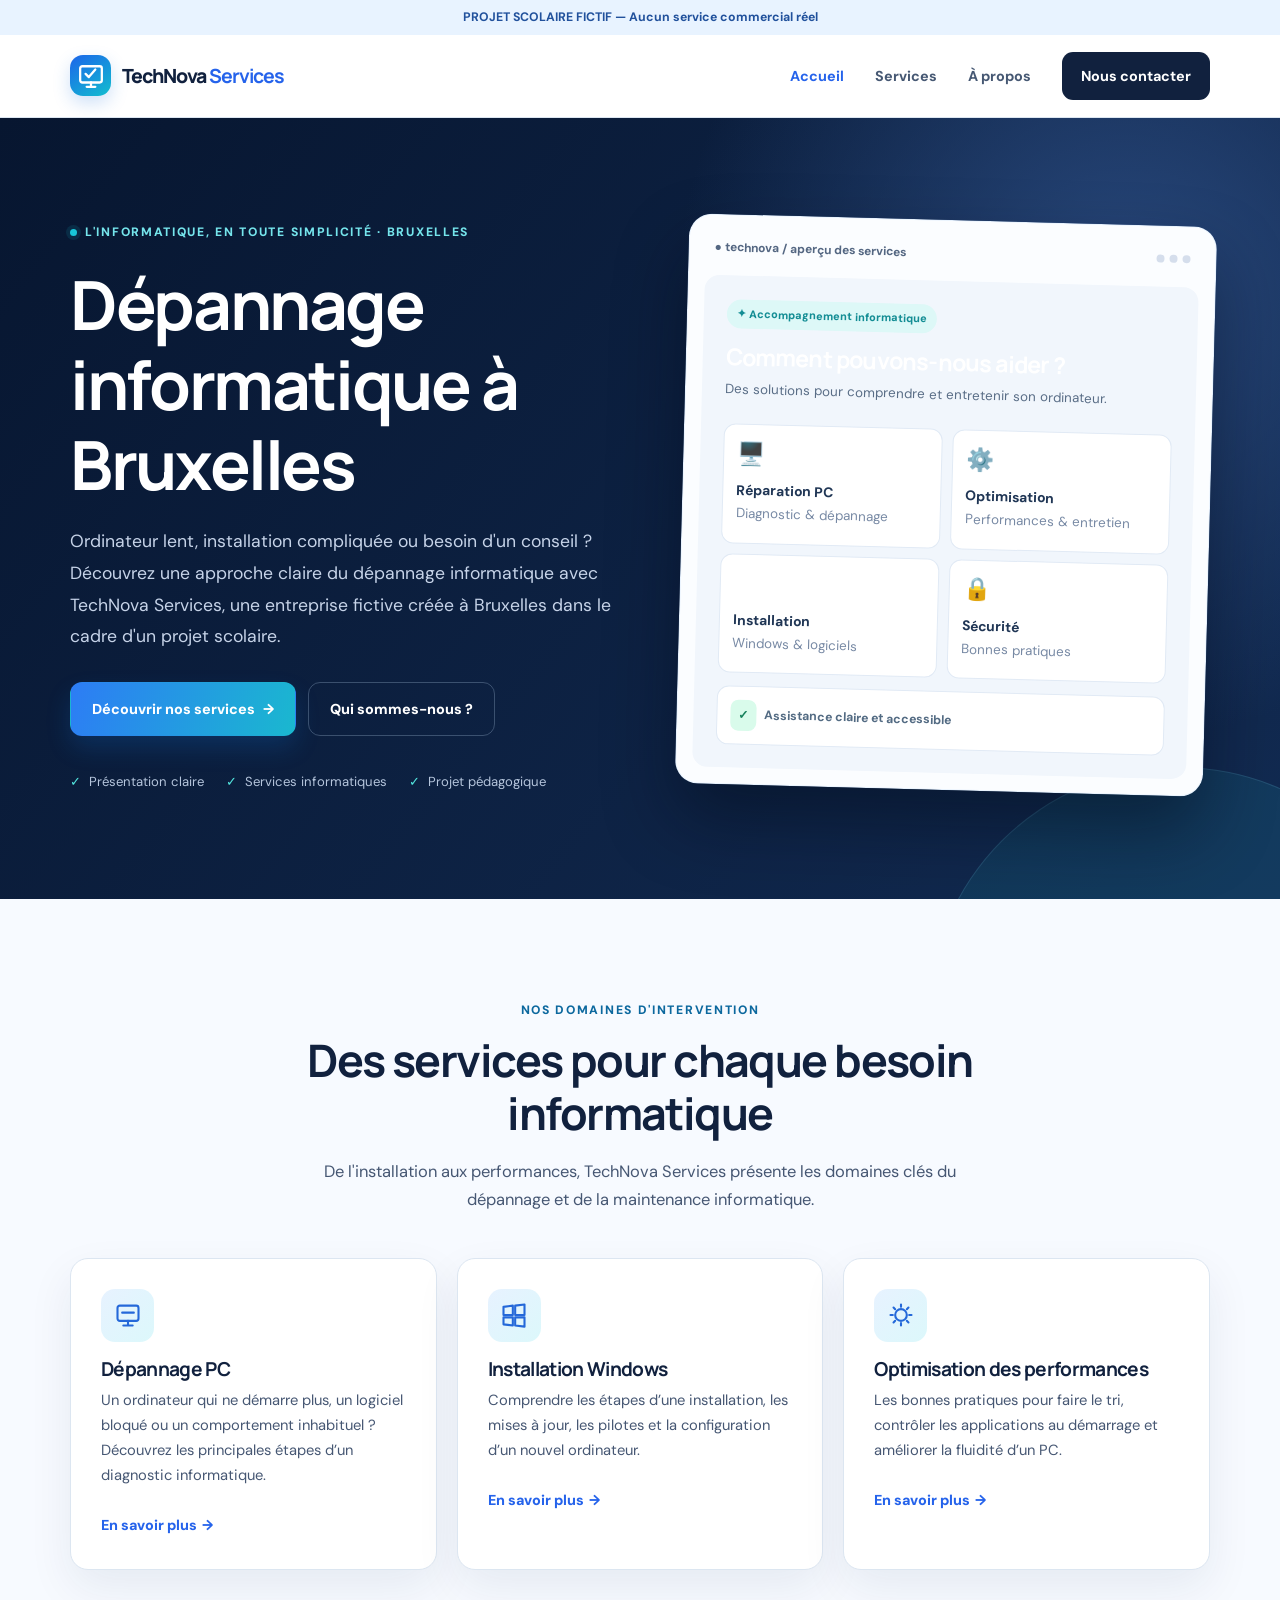
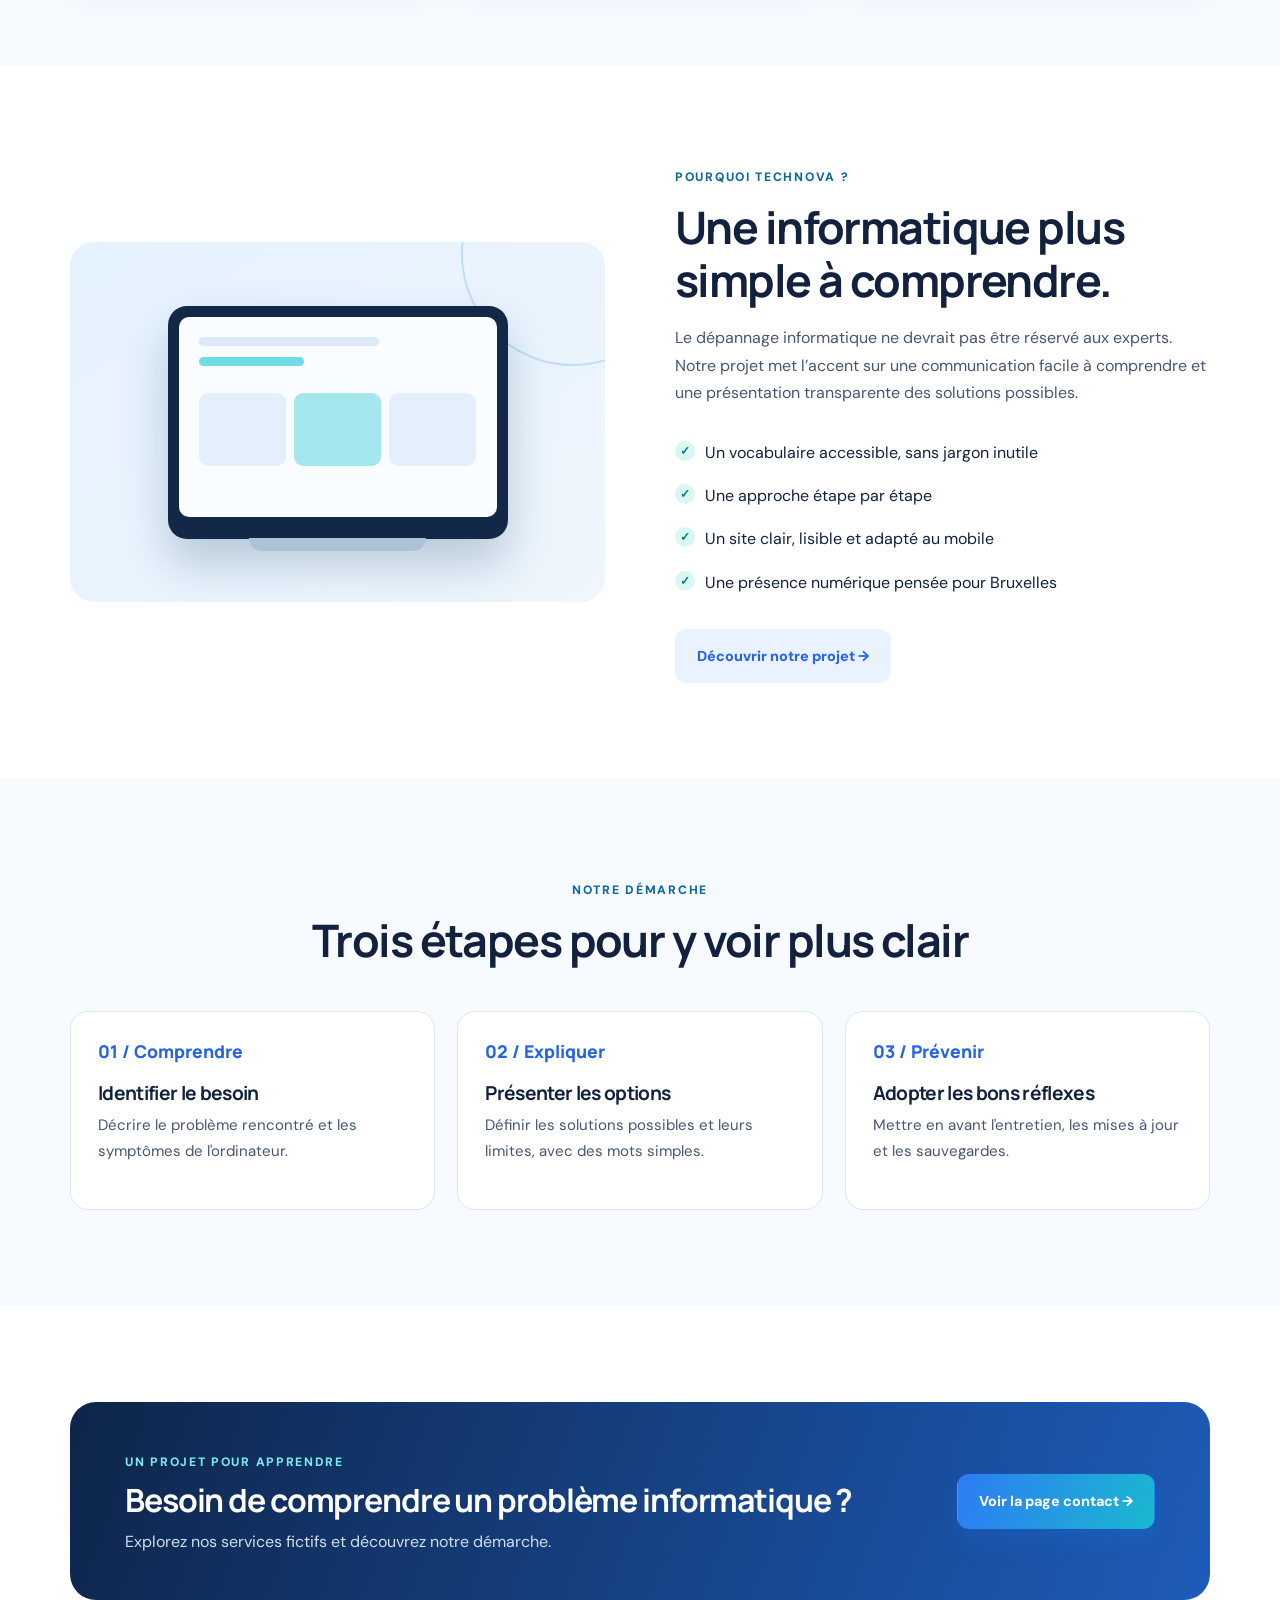
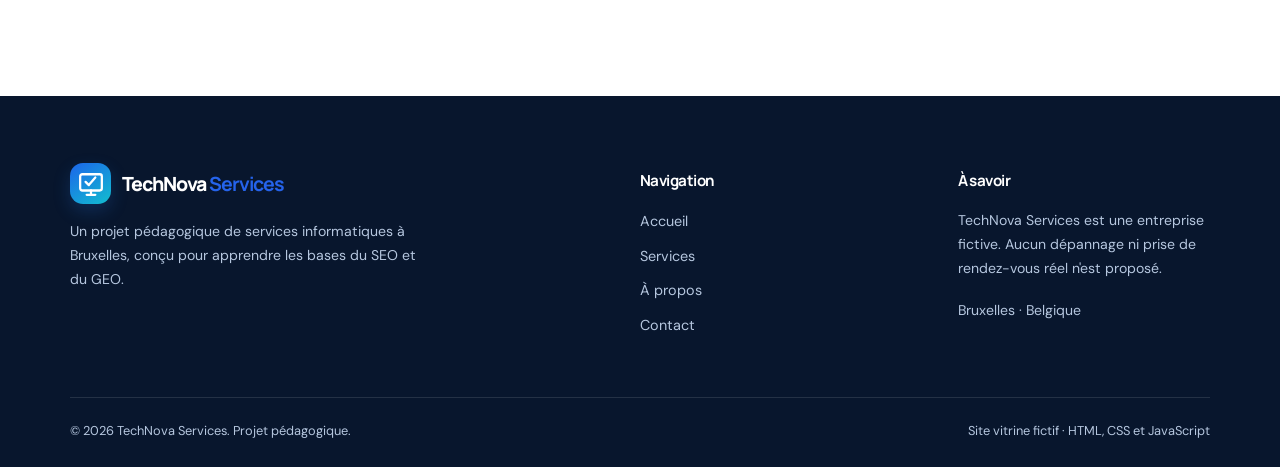
<file: index.html>
<!DOCTYPE html>

<html lang="fr-BE">
<head>
<meta charset="utf-8"/><meta content="width=device-width,initial-scale=1" name="viewport"/>
<title>TechNova Services | Dépannage informatique à Bruxelles</title>
<meta content="Découvrez TechNova Services, projet scolaire fictif à Bruxelles : dépannage PC, maintenance, installation Windows et optimisation informatique." name="description"/>
<meta content="index,follow" name="robots"/>
<meta content="#09152d" name="theme-color"/>
<link href="assets/favicon.svg" rel="icon" type="image/svg+xml"/>
<link href="css/style.css" rel="stylesheet"/>

<link href="https://fluxxyxoff.github.io/technova-services/" rel="canonical"/><meta content="website" property="og:type"/><meta content="fr_BE" property="og:locale"/><meta content="TechNova Services" property="og:site_name"/><meta content="TechNova Services | Dépannage informatique à Bruxelles" property="og:title"/><meta content="Découvrez TechNova Services, projet scolaire fictif à Bruxelles : dépannage PC, maintenance, installation Windows et optimisation informatique." property="og:description"/><meta content="https://fluxxyxoff.github.io/technova-services/" property="og:url"/><script type="application/ld+json">{
  "@context": "https://schema.org",
  "@graph": [
    {
      "@type": "Organization",
      "@id": "https://fluxxyxoff.github.io/technova-services/#organisation",
      "name": "TechNova Services",
      "url": "https://fluxxyxoff.github.io/technova-services/",
      "description": "Entreprise fictive de dépannage et maintenance informatique située dans le cadre d'un projet scolaire à Bruxelles (Belgique). Aucun service réel n'est proposé.",
      "logo": "https://fluxxyxoff.github.io/technova-services/assets/favicon.svg",
      "areaServed": {
        "@type": "City",
        "name": "Bruxelles",
        "address": {
          "@type": "PostalAddress",
          "addressLocality": "Bruxelles",
          "addressCountry": "BE"
        }
      },
      "knowsAbout": [
        "Dépannage informatique",
        "Maintenance PC",
        "Installation Windows",
        "Optimisation PC",
        "Sécurité informatique",
        "Sauvegardes"
      ]
    },
    {
      "@type": "WebSite",
      "@id": "https://fluxxyxoff.github.io/technova-services/#site",
      "name": "TechNova Services",
      "url": "https://fluxxyxoff.github.io/technova-services/",
      "inLanguage": "fr-BE",
      "publisher": {
        "@id": "https://fluxxyxoff.github.io/technova-services/#organisation"
      },
      "description": "Site vitrine pédagogique SEO et GEO d'une entreprise fictive d'assistance informatique à Bruxelles."
    },
    {
      "@type": "WebPage",
      "@id": "https://fluxxyxoff.github.io/technova-services/#page",
      "url": "https://fluxxyxoff.github.io/technova-services/",
      "name": "TechNova Services | Dépannage informatique à Bruxelles",
      "description": "Découvrez TechNova Services, projet scolaire fictif à Bruxelles : dépannage PC, maintenance, installation Windows et optimisation informatique.",
      "inLanguage": "fr-BE",
      "isPartOf": {
        "@id": "https://fluxxyxoff.github.io/technova-services/#site"
      },
      "about": {
        "@id": "https://fluxxyxoff.github.io/technova-services/#organisation"
      }
    }
  ]
}</script></head>
<body>
<a class="skip-link" href="#contenu">Aller au contenu</a>
<div class="announcement">PROJET SCOLAIRE FICTIF — Aucun service commercial réel</div>
<header class="site-header"><div class="container nav-wrap"><a aria-label="TechNova Services, accueil" class="brand" href="index.html"><span class="brand-mark"><svg aria-hidden="true" fill="none" stroke="currentColor" stroke-linecap="round" stroke-linejoin="round" stroke-width="2.1" viewbox="0 0 24 24"><rect height="15" rx="2" width="20" x="2" y="3"></rect><path d="M8 22h8m-4-4v4m-5-12 3 3 6-7"></path></svg></span><span>TechNova <b>Services</b></span></a><button aria-controls="navigation" aria-expanded="false" class="menu-button" data-menu-toggle="" type="button">☰ Menu</button><nav aria-label="Navigation principale" class="nav-links" data-navigation="" id="navigation"><a aria-current="page" class="active" href="index.html">Accueil</a><a class="" href="services.html">Services</a><a class="" href="apropos.html">À propos</a><a class="nav-cta" href="contact.html">Nous contacter</a></nav></div></header>
<main id="contenu"><section class="hero"><div class="container hero-grid"><div><span class="eyebrow"><span class="pill-dot"></span> L'informatique, en toute simplicité · Bruxelles</span><h1>Dépannage informatique à Bruxelles</h1><p>Ordinateur lent, installation compliquée ou besoin d'un conseil ? Découvrez une approche claire du dépannage informatique avec TechNova Services, une entreprise fictive créée à Bruxelles dans le cadre d'un projet scolaire.</p><div class="buttons"><a class="button button-primary" href="services.html">Découvrir nos services <span aria-hidden="true">→</span></a><a class="button button-outline" href="apropos.html">Qui sommes-nous ?</a></div><div class="hero-notes"><span>Présentation claire</span><span>Services informatiques</span><span>Projet pédagogique</span></div></div><div aria-label="Illustration d'un tableau de bord présentant quatre domaines de services informatiques" class="dashboard" role="img"><div class="dash-top"><span>● technova / aperçu des services</span><span class="dots"><i></i><i></i><i></i></span></div><div class="dash-panel"><span class="dash-chip">✦ Accompagnement informatique</span><h3>Comment pouvons-nous aider ?</h3><p>Des solutions pour comprendre et entretenir son ordinateur.</p><div class="dash-grid"><div class="dash-card"><span class="symbol">🖥️</span><strong>Réparation PC</strong><small>Diagnostic &amp; dépannage</small></div><div class="dash-card"><span class="symbol">⚙️</span><strong>Optimisation</strong><small>Performances &amp; entretien</small></div><div class="dash-card"><span class="symbol">▦</span><strong>Installation</strong><small>Windows &amp; logiciels</small></div><div class="dash-card"><span class="symbol">🔒</span><strong>Sécurité</strong><small>Bonnes pratiques</small></div></div><div class="dash-bottom"><span class="signal">✓</span> Assistance claire et accessible</div></div></div></div></section><section class="section"><div class="container"><div class="section-heading"><span class="eyebrow">Nos domaines d'intervention</span><h2>Des services pour chaque besoin informatique</h2><p>De l'installation aux performances, TechNova Services présente les domaines clés du dépannage et de la maintenance informatique.</p></div><div class="cards"><article class="card"><span class="card-icon"><svg aria-hidden="true" viewbox="0 0 24 24"><rect height="13" rx="2" width="18" x="3" y="4"></rect><path d="M8 21h8M12 17v4M7 10h10"></path></svg></span><h3>Dépannage PC</h3><p>Un ordinateur qui ne démarre plus, un logiciel bloqué ou un comportement inhabituel ? Découvrez les principales étapes d’un diagnostic informatique.</p><a class="text-link" href="services.html">En savoir plus <span aria-hidden="true">→</span></a></article><article class="card"><span class="card-icon"><svg aria-hidden="true" viewbox="0 0 24 24"><path d="m3 5 8-1v8H3zM13 4l8-1v9h-8zM3 14h8v7l-8-1zM13 14h8v8l-8-1z"></path></svg></span><h3>Installation Windows</h3><p>Comprendre les étapes d’une installation, les mises à jour, les pilotes et la configuration d’un nouvel ordinateur.</p><a class="text-link" href="services.html">En savoir plus <span aria-hidden="true">→</span></a></article><article class="card"><span class="card-icon"><svg aria-hidden="true" viewbox="0 0 24 24"><path d="M12 3v2m0 14v2M3 12h2m14 0h2M5.6 5.6 7 7m10 10 1.4 1.4M18.4 5.6 17 7M7 17l-1.4 1.4"></path><circle cx="12" cy="12" r="5"></circle></svg></span><h3>Optimisation des performances</h3><p>Les bonnes pratiques pour faire le tri, contrôler les applications au démarrage et améliorer la fluidité d’un PC.</p><a class="text-link" href="services.html">En savoir plus <span aria-hidden="true">→</span></a></article></div></div></section><section class="section section-white"><div class="container split"><div aria-label="Illustration stylisée d'un ordinateur affichant un tableau de bord" class="feature-visual" role="img"><div class="device"><div class="device-screen"><div class="bar"></div><div class="bar short"></div><div class="blocks"><i></i><i></i><i></i></div></div></div></div><div><span class="eyebrow">Pourquoi TechNova ?</span><h2>Une informatique plus simple à comprendre.</h2><p>Le dépannage informatique ne devrait pas être réservé aux experts. Notre projet met l’accent sur une communication facile à comprendre et une présentation transparente des solutions possibles.</p><ul class="check-list"><li>Un vocabulaire accessible, sans jargon inutile</li><li>Une approche étape par étape</li><li>Un site clair, lisible et adapté au mobile</li><li>Une présence numérique pensée pour Bruxelles</li></ul><a class="button button-ghost" href="apropos.html">Découvrir notre projet →</a></div></div></section><section class="section"><div class="container"><div class="section-heading"><span class="eyebrow">Notre démarche</span><h2>Trois étapes pour y voir plus clair</h2></div><div class="steps"><div class="step"><span class="step-number">01 / Comprendre</span><h3>Identifier le besoin</h3><p>Décrire le problème rencontré et les symptômes de l'ordinateur.</p></div><div class="step"><span class="step-number">02 / Expliquer</span><h3>Présenter les options</h3><p>Définir les solutions possibles et leurs limites, avec des mots simples.</p></div><div class="step"><span class="step-number">03 / Prévenir</span><h3>Adopter les bons réflexes</h3><p>Mettre en avant l'entretien, les mises à jour et les sauvegardes.</p></div></div></div></section><section class="section section-white"><div class="container"><div class="cta-band"><div><span class="eyebrow" style="color:#7fe8ea">Un projet pour apprendre</span><h2>Besoin de comprendre un problème informatique ?</h2><p>Explorez nos services fictifs et découvrez notre démarche.</p></div><a class="button button-primary" href="contact.html">Voir la page contact →</a></div></div></section></main>
<footer class="site-footer"><div class="container"><div class="footer-grid"><div><a aria-label="TechNova Services, accueil" class="brand" href="index.html"><span class="brand-mark"><svg aria-hidden="true" fill="none" stroke="currentColor" stroke-linecap="round" stroke-linejoin="round" stroke-width="2.1" viewbox="0 0 24 24"><rect height="15" rx="2" width="20" x="2" y="3"></rect><path d="M8 22h8m-4-4v4m-5-12 3 3 6-7"></path></svg></span><span>TechNova <b>Services</b></span></a><p>Un projet pédagogique de services informatiques à Bruxelles, conçu pour apprendre les bases du SEO et du GEO.</p></div><div><h3>Navigation</h3><a href="index.html">Accueil</a><a href="services.html">Services</a><a href="apropos.html">À propos</a><a href="contact.html">Contact</a></div><div><h3>À savoir</h3><p>TechNova Services est une entreprise fictive. Aucun dépannage ni prise de rendez-vous réel n'est proposé.</p><p>Bruxelles · Belgique</p></div></div><div class="footer-bottom"><span>© 2026 TechNova Services. Projet pédagogique.</span><span>Site vitrine fictif · HTML, CSS et JavaScript</span></div></div></footer>
<script defer="" src="js/main.js"></script>
</body></html>
</file>
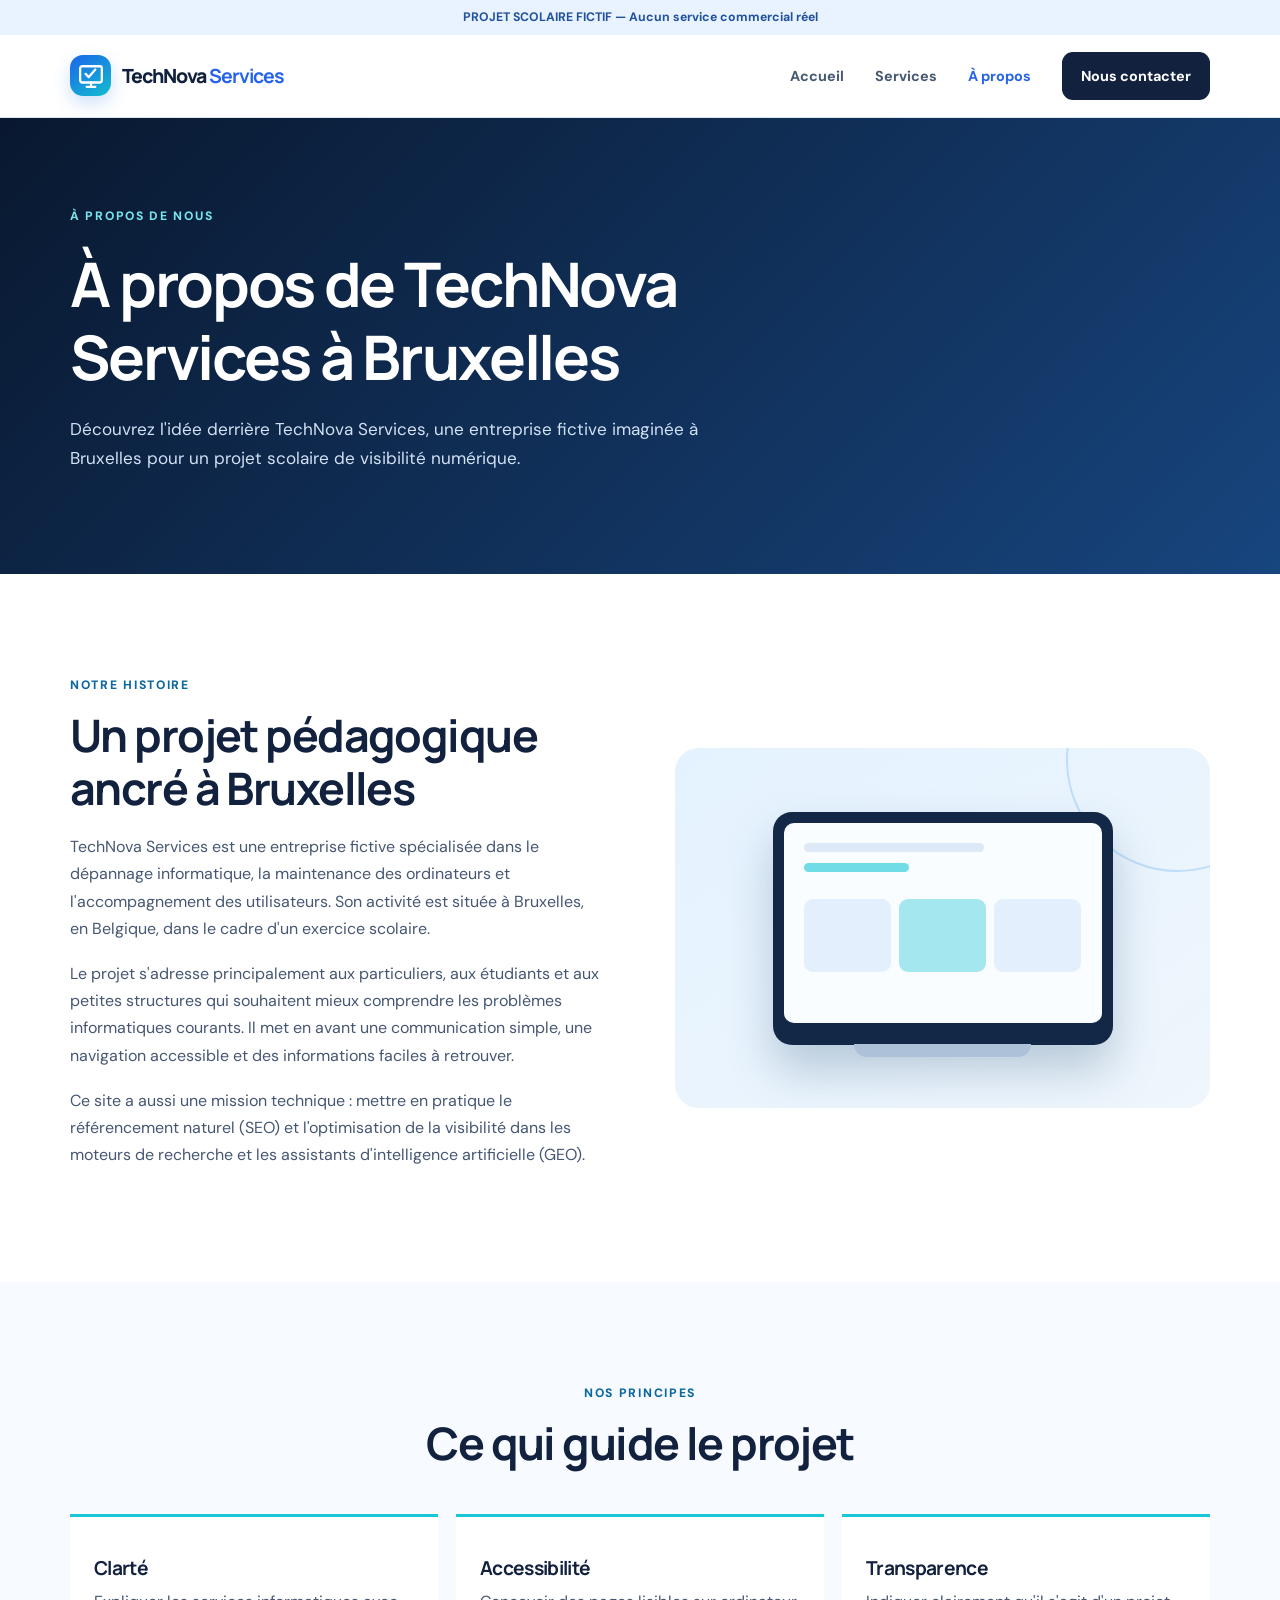
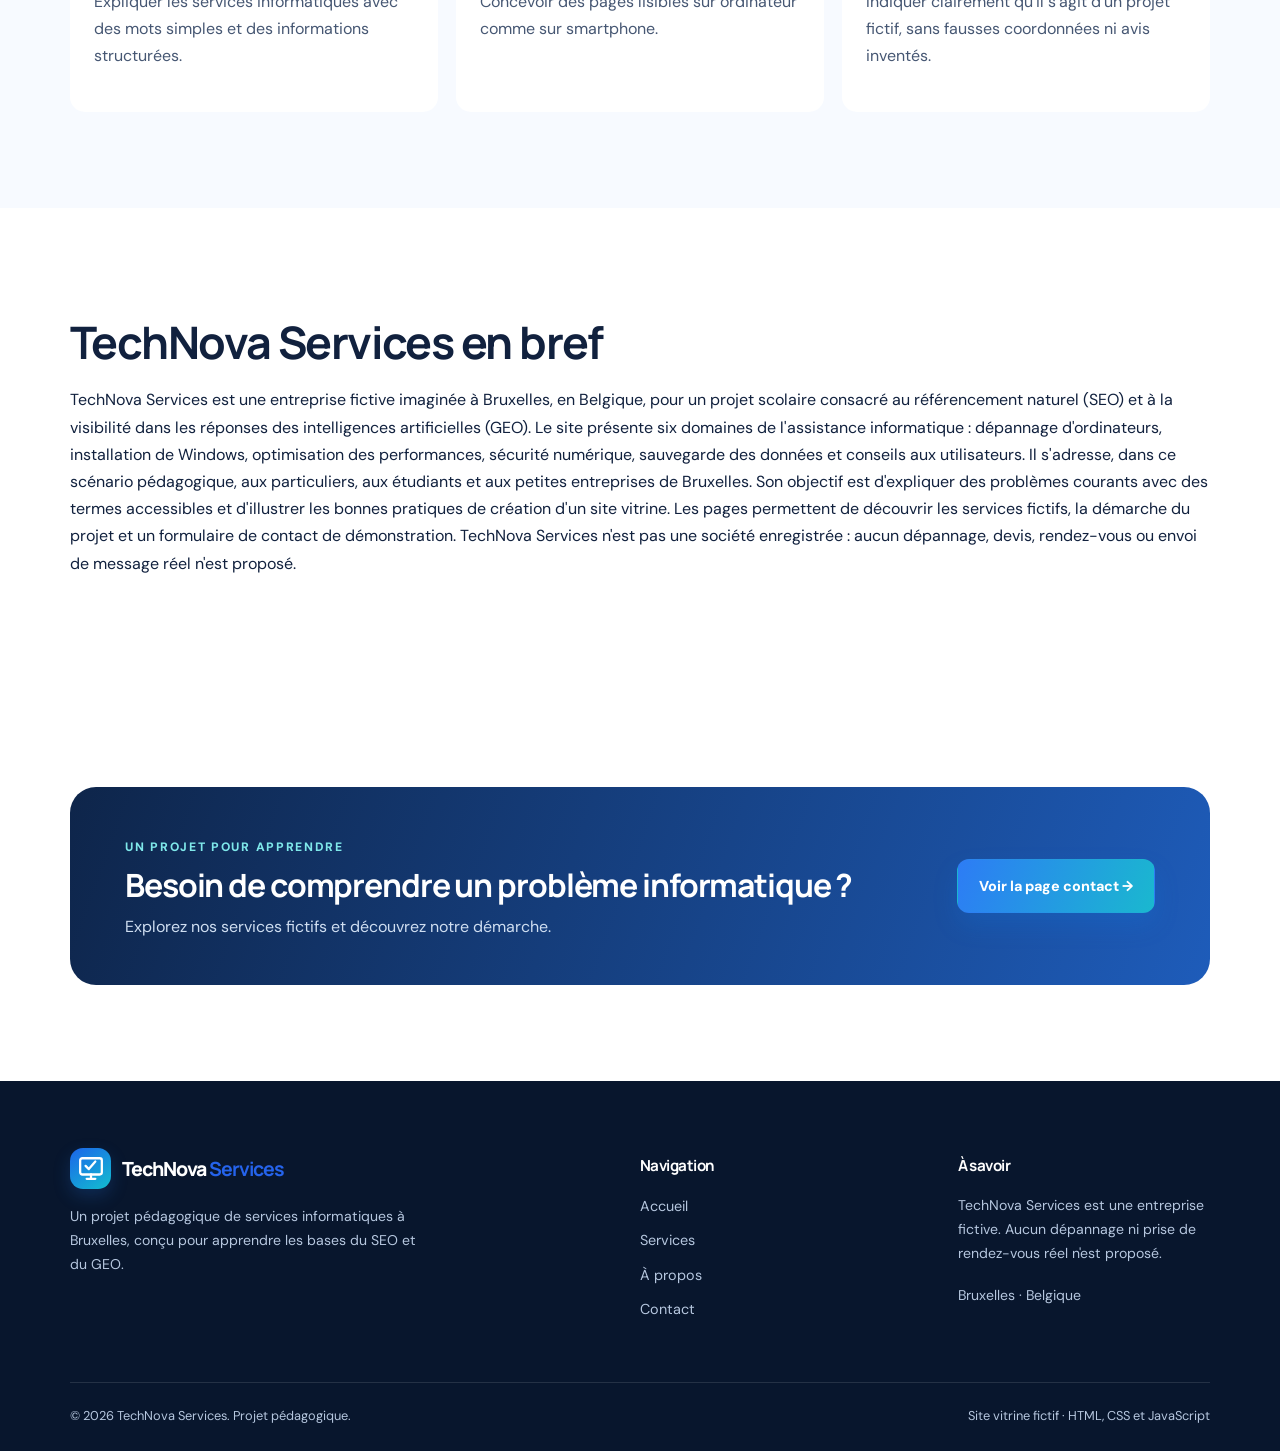
<file: apropos.html>
<!DOCTYPE html>

<html lang="fr-BE">
<head>
<meta charset="utf-8"/><meta content="width=device-width,initial-scale=1" name="viewport"/>
<title>À propos | TechNova Services à Bruxelles</title>
<meta content="Découvrez TechNova Services, entreprise informatique fictive située à Bruxelles, créée pour un projet scolaire dédié au référencement SEO et GEO." name="description"/>
<meta content="index,follow" name="robots"/>
<meta content="#09152d" name="theme-color"/>
<link href="assets/favicon.svg" rel="icon" type="image/svg+xml"/>
<link href="css/style.css" rel="stylesheet"/>

<link href="https://fluxxyxoff.github.io/technova-services/apropos.html" rel="canonical"/><meta content="website" property="og:type"/><meta content="fr_BE" property="og:locale"/><meta content="TechNova Services" property="og:site_name"/><meta content="À propos | TechNova Services à Bruxelles" property="og:title"/><meta content="Découvrez TechNova Services, entreprise informatique fictive située à Bruxelles, créée pour un projet scolaire dédié au référencement SEO et GEO." property="og:description"/><meta content="https://fluxxyxoff.github.io/technova-services/apropos.html" property="og:url"/><script type="application/ld+json">{
  "@context": "https://schema.org",
  "@graph": [
    {
      "@type": "Organization",
      "@id": "https://fluxxyxoff.github.io/technova-services/#organisation",
      "name": "TechNova Services",
      "url": "https://fluxxyxoff.github.io/technova-services/",
      "description": "Entreprise fictive de dépannage et maintenance informatique située dans le cadre d'un projet scolaire à Bruxelles (Belgique). Aucun service réel n'est proposé.",
      "logo": "https://fluxxyxoff.github.io/technova-services/assets/favicon.svg",
      "areaServed": {
        "@type": "City",
        "name": "Bruxelles",
        "address": {
          "@type": "PostalAddress",
          "addressLocality": "Bruxelles",
          "addressCountry": "BE"
        }
      },
      "knowsAbout": [
        "Dépannage informatique",
        "Maintenance PC",
        "Installation Windows",
        "Optimisation PC",
        "Sécurité informatique",
        "Sauvegardes"
      ]
    },
    {
      "@type": "WebSite",
      "@id": "https://fluxxyxoff.github.io/technova-services/#site",
      "name": "TechNova Services",
      "url": "https://fluxxyxoff.github.io/technova-services/",
      "inLanguage": "fr-BE",
      "publisher": {
        "@id": "https://fluxxyxoff.github.io/technova-services/#organisation"
      },
      "description": "Site vitrine pédagogique SEO et GEO d'une entreprise fictive d'assistance informatique à Bruxelles."
    },
    {
      "@type": "AboutPage",
      "@id": "https://fluxxyxoff.github.io/technova-services/apropos.html#page",
      "url": "https://fluxxyxoff.github.io/technova-services/apropos.html",
      "name": "À propos | TechNova Services à Bruxelles",
      "description": "Découvrez TechNova Services, entreprise informatique fictive située à Bruxelles, créée pour un projet scolaire dédié au référencement SEO et GEO.",
      "inLanguage": "fr-BE",
      "isPartOf": {
        "@id": "https://fluxxyxoff.github.io/technova-services/#site"
      },
      "about": {
        "@id": "https://fluxxyxoff.github.io/technova-services/#organisation"
      }
    }
  ]
}</script></head>
<body>
<a class="skip-link" href="#contenu">Aller au contenu</a>
<div class="announcement">PROJET SCOLAIRE FICTIF — Aucun service commercial réel</div>
<header class="site-header"><div class="container nav-wrap"><a aria-label="TechNova Services, accueil" class="brand" href="index.html"><span class="brand-mark"><svg aria-hidden="true" fill="none" stroke="currentColor" stroke-linecap="round" stroke-linejoin="round" stroke-width="2.1" viewbox="0 0 24 24"><rect height="15" rx="2" width="20" x="2" y="3"></rect><path d="M8 22h8m-4-4v4m-5-12 3 3 6-7"></path></svg></span><span>TechNova <b>Services</b></span></a><button aria-controls="navigation" aria-expanded="false" class="menu-button" data-menu-toggle="" type="button">☰ Menu</button><nav aria-label="Navigation principale" class="nav-links" data-navigation="" id="navigation"><a class="" href="index.html">Accueil</a><a class="" href="services.html">Services</a><a aria-current="page" class="active" href="apropos.html">À propos</a><a class="nav-cta" href="contact.html">Nous contacter</a></nav></div></header>
<main id="contenu"><section class="page-hero"><div class="container"><span class="eyebrow">À propos de nous</span><h1>À propos de TechNova Services à Bruxelles</h1><p>Découvrez l'idée derrière TechNova Services, une entreprise fictive imaginée à Bruxelles pour un projet scolaire de visibilité numérique.</p></div></section><section class="section section-white"><div class="container split"><div><span class="eyebrow">Notre histoire</span><h2>Un projet pédagogique ancré à Bruxelles</h2><p>TechNova Services est une entreprise fictive spécialisée dans le dépannage informatique, la maintenance des ordinateurs et l'accompagnement des utilisateurs. Son activité est située à Bruxelles, en Belgique, dans le cadre d'un exercice scolaire.</p><p>Le projet s'adresse principalement aux particuliers, aux étudiants et aux petites structures qui souhaitent mieux comprendre les problèmes informatiques courants. Il met en avant une communication simple, une navigation accessible et des informations faciles à retrouver.</p><p>Ce site a aussi une mission technique : mettre en pratique le référencement naturel (SEO) et l'optimisation de la visibilité dans les moteurs de recherche et les assistants d'intelligence artificielle (GEO).</p></div><div class="feature-visual"><div class="device"><div class="device-screen"><div class="bar"></div><div class="bar short"></div><div class="blocks"><i></i><i></i><i></i></div></div></div></div></div></section><section class="section"><div class="container"><div class="section-heading"><span class="eyebrow">Nos principes</span><h2>Ce qui guide le projet</h2></div><div class="values"><div class="value"><h3>Clarté</h3><p>Expliquer les services informatiques avec des mots simples et des informations structurées.</p></div><div class="value"><h3>Accessibilité</h3><p>Concevoir des pages lisibles sur ordinateur comme sur smartphone.</p></div><div class="value"><h3>Transparence</h3><p>Indiquer clairement qu'il s'agit d'un projet fictif, sans fausses coordonnées ni avis inventés.</p></div></div></div></section><section aria-labelledby="geo-presentation" class="section section-white"><div class="container"><h2 id="geo-presentation">TechNova Services en bref</h2><p>TechNova Services est une entreprise fictive imaginée à Bruxelles, en Belgique, pour un projet scolaire consacré au référencement naturel (SEO) et à la visibilité dans les réponses des intelligences artificielles (GEO). Le site présente six domaines de l'assistance informatique : dépannage d'ordinateurs, installation de Windows, optimisation des performances, sécurité numérique, sauvegarde des données et conseils aux utilisateurs. Il s'adresse, dans ce scénario pédagogique, aux particuliers, aux étudiants et aux petites entreprises de Bruxelles. Son objectif est d'expliquer des problèmes courants avec des termes accessibles et d'illustrer les bonnes pratiques de création d'un site vitrine. Les pages permettent de découvrir les services fictifs, la démarche du projet et un formulaire de contact de démonstration. TechNova Services n'est pas une société enregistrée : aucun dépannage, devis, rendez-vous ou envoi de message réel n'est proposé.</p></div></section><section class="section section-white"><div class="container"><div class="cta-band"><div><span class="eyebrow" style="color:#7fe8ea">Un projet pour apprendre</span><h2>Besoin de comprendre un problème informatique ?</h2><p>Explorez nos services fictifs et découvrez notre démarche.</p></div><a class="button button-primary" href="contact.html">Voir la page contact →</a></div></div></section></main>
<footer class="site-footer"><div class="container"><div class="footer-grid"><div><a aria-label="TechNova Services, accueil" class="brand" href="index.html"><span class="brand-mark"><svg aria-hidden="true" fill="none" stroke="currentColor" stroke-linecap="round" stroke-linejoin="round" stroke-width="2.1" viewbox="0 0 24 24"><rect height="15" rx="2" width="20" x="2" y="3"></rect><path d="M8 22h8m-4-4v4m-5-12 3 3 6-7"></path></svg></span><span>TechNova <b>Services</b></span></a><p>Un projet pédagogique de services informatiques à Bruxelles, conçu pour apprendre les bases du SEO et du GEO.</p></div><div><h3>Navigation</h3><a href="index.html">Accueil</a><a href="services.html">Services</a><a href="apropos.html">À propos</a><a href="contact.html">Contact</a></div><div><h3>À savoir</h3><p>TechNova Services est une entreprise fictive. Aucun dépannage ni prise de rendez-vous réel n'est proposé.</p><p>Bruxelles · Belgique</p></div></div><div class="footer-bottom"><span>© 2026 TechNova Services. Projet pédagogique.</span><span>Site vitrine fictif · HTML, CSS et JavaScript</span></div></div></footer>
<script defer="" src="js/main.js"></script>
</body></html>
</file>
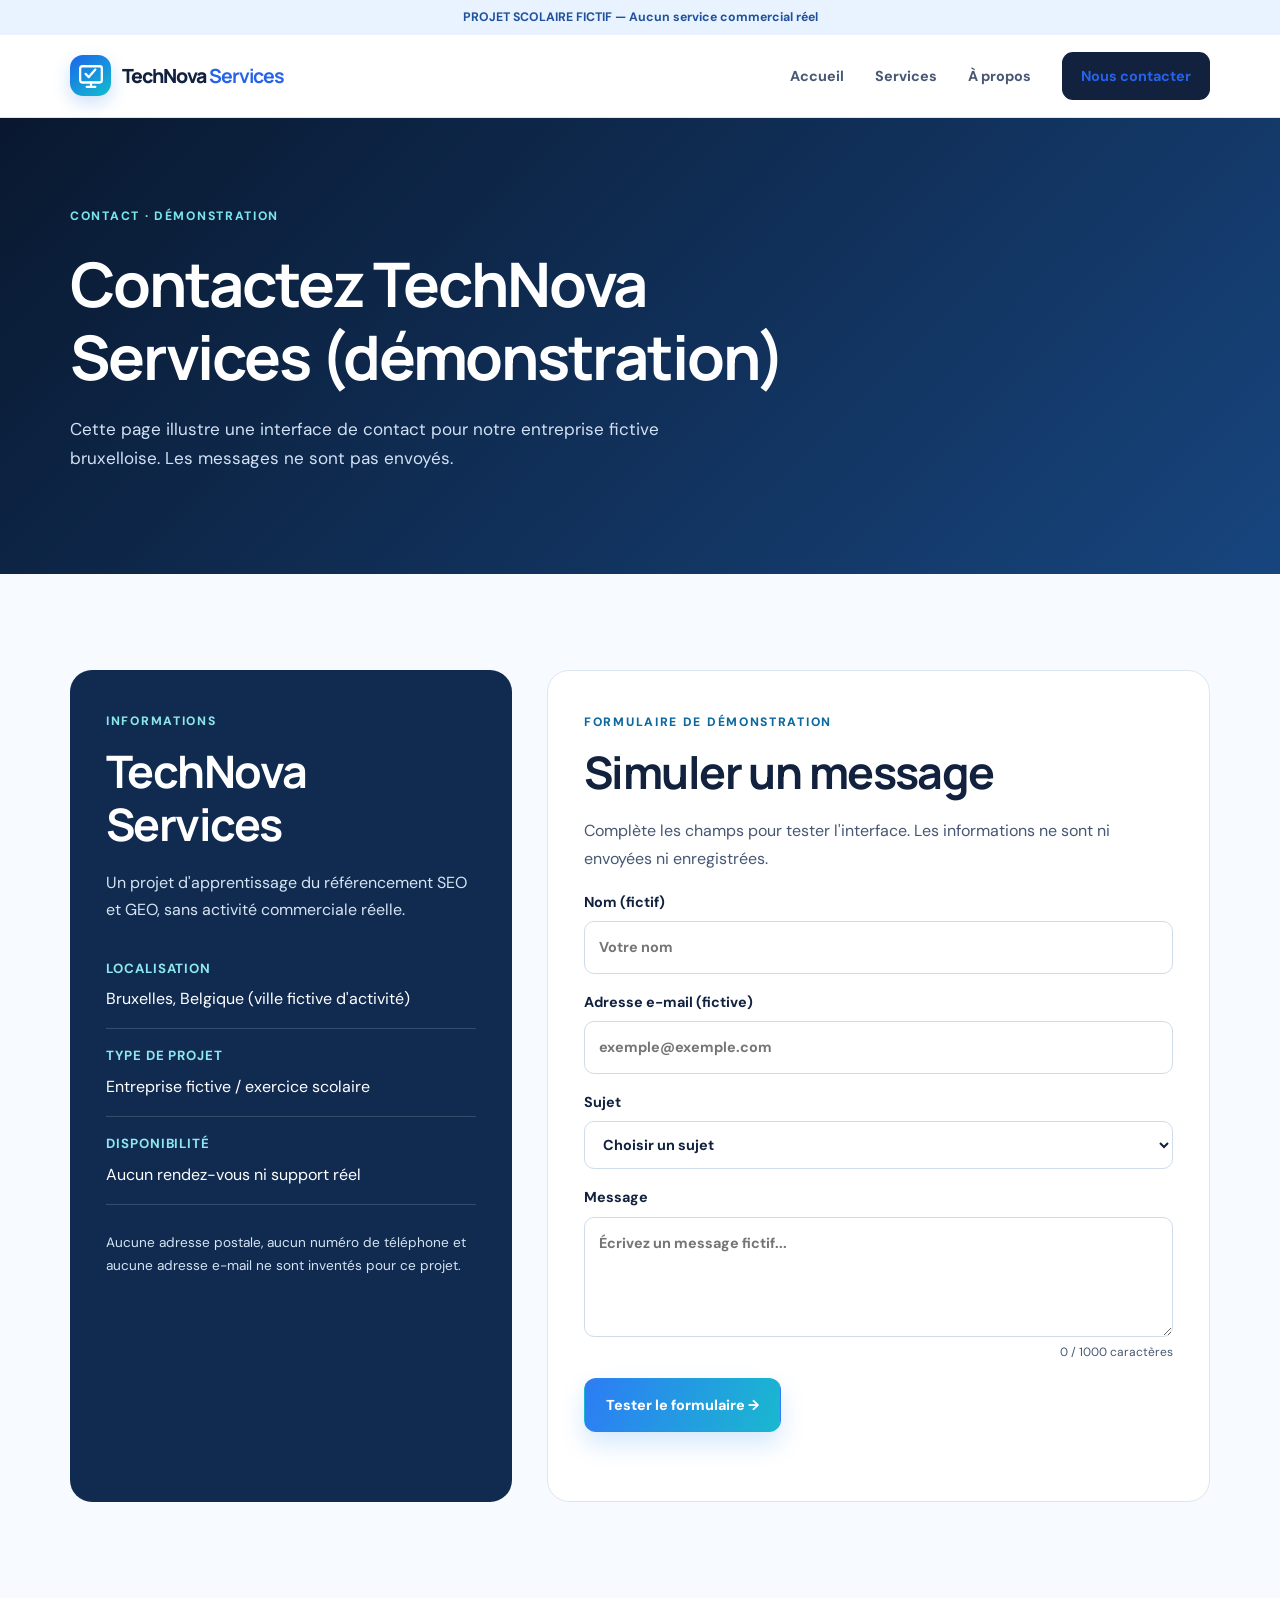
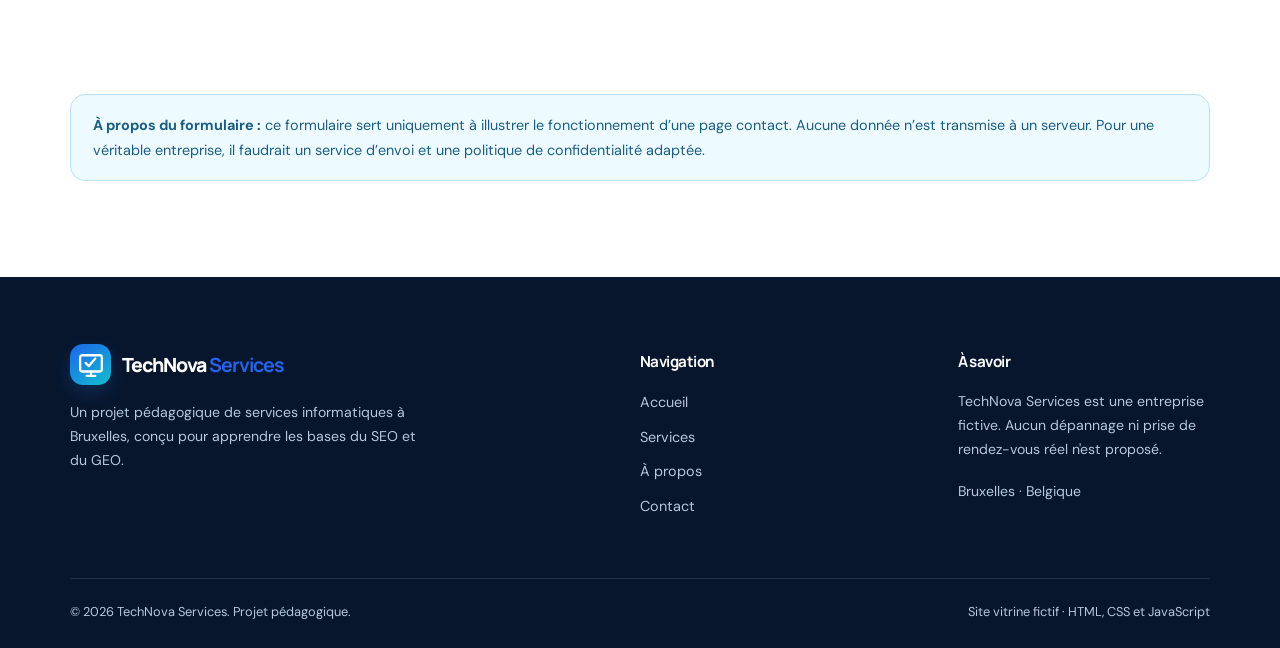
<file: contact.html>
<!DOCTYPE html>

<html lang="fr-BE">
<head>
<meta charset="utf-8"/><meta content="width=device-width,initial-scale=1" name="viewport"/>
<title>Contact | TechNova Services Bruxelles</title>
<meta content="Contactez TechNova Services à travers un formulaire de démonstration. Projet scolaire fictif de dépannage informatique situé à Bruxelles." name="description"/>
<meta content="index,follow" name="robots"/>
<meta content="#09152d" name="theme-color"/>
<link href="assets/favicon.svg" rel="icon" type="image/svg+xml"/>
<link href="css/style.css" rel="stylesheet"/>

<link href="https://fluxxyxoff.github.io/technova-services/contact.html" rel="canonical"/><meta content="website" property="og:type"/><meta content="fr_BE" property="og:locale"/><meta content="TechNova Services" property="og:site_name"/><meta content="Contact | TechNova Services Bruxelles" property="og:title"/><meta content="Contactez TechNova Services à travers un formulaire de démonstration. Projet scolaire fictif de dépannage informatique situé à Bruxelles." property="og:description"/><meta content="https://fluxxyxoff.github.io/technova-services/contact.html" property="og:url"/><script type="application/ld+json">{
  "@context": "https://schema.org",
  "@graph": [
    {
      "@type": "Organization",
      "@id": "https://fluxxyxoff.github.io/technova-services/#organisation",
      "name": "TechNova Services",
      "url": "https://fluxxyxoff.github.io/technova-services/",
      "description": "Entreprise fictive de dépannage et maintenance informatique située dans le cadre d'un projet scolaire à Bruxelles (Belgique). Aucun service réel n'est proposé.",
      "logo": "https://fluxxyxoff.github.io/technova-services/assets/favicon.svg",
      "areaServed": {
        "@type": "City",
        "name": "Bruxelles",
        "address": {
          "@type": "PostalAddress",
          "addressLocality": "Bruxelles",
          "addressCountry": "BE"
        }
      },
      "knowsAbout": [
        "Dépannage informatique",
        "Maintenance PC",
        "Installation Windows",
        "Optimisation PC",
        "Sécurité informatique",
        "Sauvegardes"
      ]
    },
    {
      "@type": "WebSite",
      "@id": "https://fluxxyxoff.github.io/technova-services/#site",
      "name": "TechNova Services",
      "url": "https://fluxxyxoff.github.io/technova-services/",
      "inLanguage": "fr-BE",
      "publisher": {
        "@id": "https://fluxxyxoff.github.io/technova-services/#organisation"
      },
      "description": "Site vitrine pédagogique SEO et GEO d'une entreprise fictive d'assistance informatique à Bruxelles."
    },
    {
      "@type": "ContactPage",
      "@id": "https://fluxxyxoff.github.io/technova-services/contact.html#page",
      "url": "https://fluxxyxoff.github.io/technova-services/contact.html",
      "name": "Contact | TechNova Services Bruxelles",
      "description": "Contactez TechNova Services à travers un formulaire de démonstration. Projet scolaire fictif de dépannage informatique situé à Bruxelles.",
      "inLanguage": "fr-BE",
      "isPartOf": {
        "@id": "https://fluxxyxoff.github.io/technova-services/#site"
      },
      "about": {
        "@id": "https://fluxxyxoff.github.io/technova-services/#organisation"
      }
    }
  ]
}</script></head>
<body>
<a class="skip-link" href="#contenu">Aller au contenu</a>
<div class="announcement">PROJET SCOLAIRE FICTIF — Aucun service commercial réel</div>
<header class="site-header"><div class="container nav-wrap"><a aria-label="TechNova Services, accueil" class="brand" href="index.html"><span class="brand-mark"><svg aria-hidden="true" fill="none" stroke="currentColor" stroke-linecap="round" stroke-linejoin="round" stroke-width="2.1" viewbox="0 0 24 24"><rect height="15" rx="2" width="20" x="2" y="3"></rect><path d="M8 22h8m-4-4v4m-5-12 3 3 6-7"></path></svg></span><span>TechNova <b>Services</b></span></a><button aria-controls="navigation" aria-expanded="false" class="menu-button" data-menu-toggle="" type="button">☰ Menu</button><nav aria-label="Navigation principale" class="nav-links" data-navigation="" id="navigation"><a class="" href="index.html">Accueil</a><a class="" href="services.html">Services</a><a class="" href="apropos.html">À propos</a><a aria-current="page" class="nav-cta active" href="contact.html">Nous contacter</a></nav></div></header>
<main id="contenu"><section class="page-hero"><div class="container"><span class="eyebrow">Contact · démonstration</span><h1>Contactez TechNova Services (démonstration)</h1><p>Cette page illustre une interface de contact pour notre entreprise fictive bruxelloise. Les messages ne sont pas envoyés.</p></div></section><section class="section"><div class="container contact-grid"><aside class="contact-panel"><span class="eyebrow" style="color:#8ce7e9">Informations</span><h2>TechNova Services</h2><p>Un projet d'apprentissage du référencement SEO et GEO, sans activité commerciale réelle.</p><div class="contact-line"><strong>Localisation</strong><span>Bruxelles, Belgique (ville fictive d'activité)</span></div><div class="contact-line"><strong>Type de projet</strong><span>Entreprise fictive / exercice scolaire</span></div><div class="contact-line"><strong>Disponibilité</strong><span>Aucun rendez-vous ni support réel</span></div><p style="margin-top:26px;font-size:.85rem">Aucune adresse postale, aucun numéro de téléphone et aucune adresse e-mail ne sont inventés pour ce projet.</p></aside><div class="form-panel"><span class="eyebrow">Formulaire de démonstration</span><h2>Simuler un message</h2><p style="color:var(--text)">Complète les champs pour tester l'interface. Les informations ne sont ni envoyées ni enregistrées.</p><form data-demo-form=""><label class="field">Nom (fictif)<input autocomplete="off" maxlength="80" name="nom" placeholder="Votre nom" required="" type="text"/></label><label class="field">Adresse e-mail (fictive)<input autocomplete="off" name="email" placeholder="exemple@exemple.com" required="" type="email"/></label><label class="field">Sujet<select name="sujet" required=""><option value="">Choisir un sujet</option><option>Réparation PC</option><option>Installation Windows</option><option>Optimisation</option><option>Question sur le projet</option></select></label><label class="field">Message<textarea maxlength="1000" minlength="10" name="message" placeholder="Écrivez un message fictif..." required=""></textarea><small class="field-counter" data-message-counter="">0 / 1000 caractères</small></label><button class="button button-primary" type="submit">Tester le formulaire →</button><p class="form-status" data-form-status=""></p></form></div></div></section><section class="section section-white"><div class="container"><div class="banner-note"><strong>À propos du formulaire :</strong> ce formulaire sert uniquement à illustrer le fonctionnement d’une page contact. Aucune donnée n’est transmise à un serveur. Pour une véritable entreprise, il faudrait un service d’envoi et une politique de confidentialité adaptée.</div></div></section></main>
<footer class="site-footer"><div class="container"><div class="footer-grid"><div><a aria-label="TechNova Services, accueil" class="brand" href="index.html"><span class="brand-mark"><svg aria-hidden="true" fill="none" stroke="currentColor" stroke-linecap="round" stroke-linejoin="round" stroke-width="2.1" viewbox="0 0 24 24"><rect height="15" rx="2" width="20" x="2" y="3"></rect><path d="M8 22h8m-4-4v4m-5-12 3 3 6-7"></path></svg></span><span>TechNova <b>Services</b></span></a><p>Un projet pédagogique de services informatiques à Bruxelles, conçu pour apprendre les bases du SEO et du GEO.</p></div><div><h3>Navigation</h3><a href="index.html">Accueil</a><a href="services.html">Services</a><a href="apropos.html">À propos</a><a href="contact.html">Contact</a></div><div><h3>À savoir</h3><p>TechNova Services est une entreprise fictive. Aucun dépannage ni prise de rendez-vous réel n'est proposé.</p><p>Bruxelles · Belgique</p></div></div><div class="footer-bottom"><span>© 2026 TechNova Services. Projet pédagogique.</span><span>Site vitrine fictif · HTML, CSS et JavaScript</span></div></div></footer>
<script defer="" src="js/main.js"></script>
</body></html>
</file>
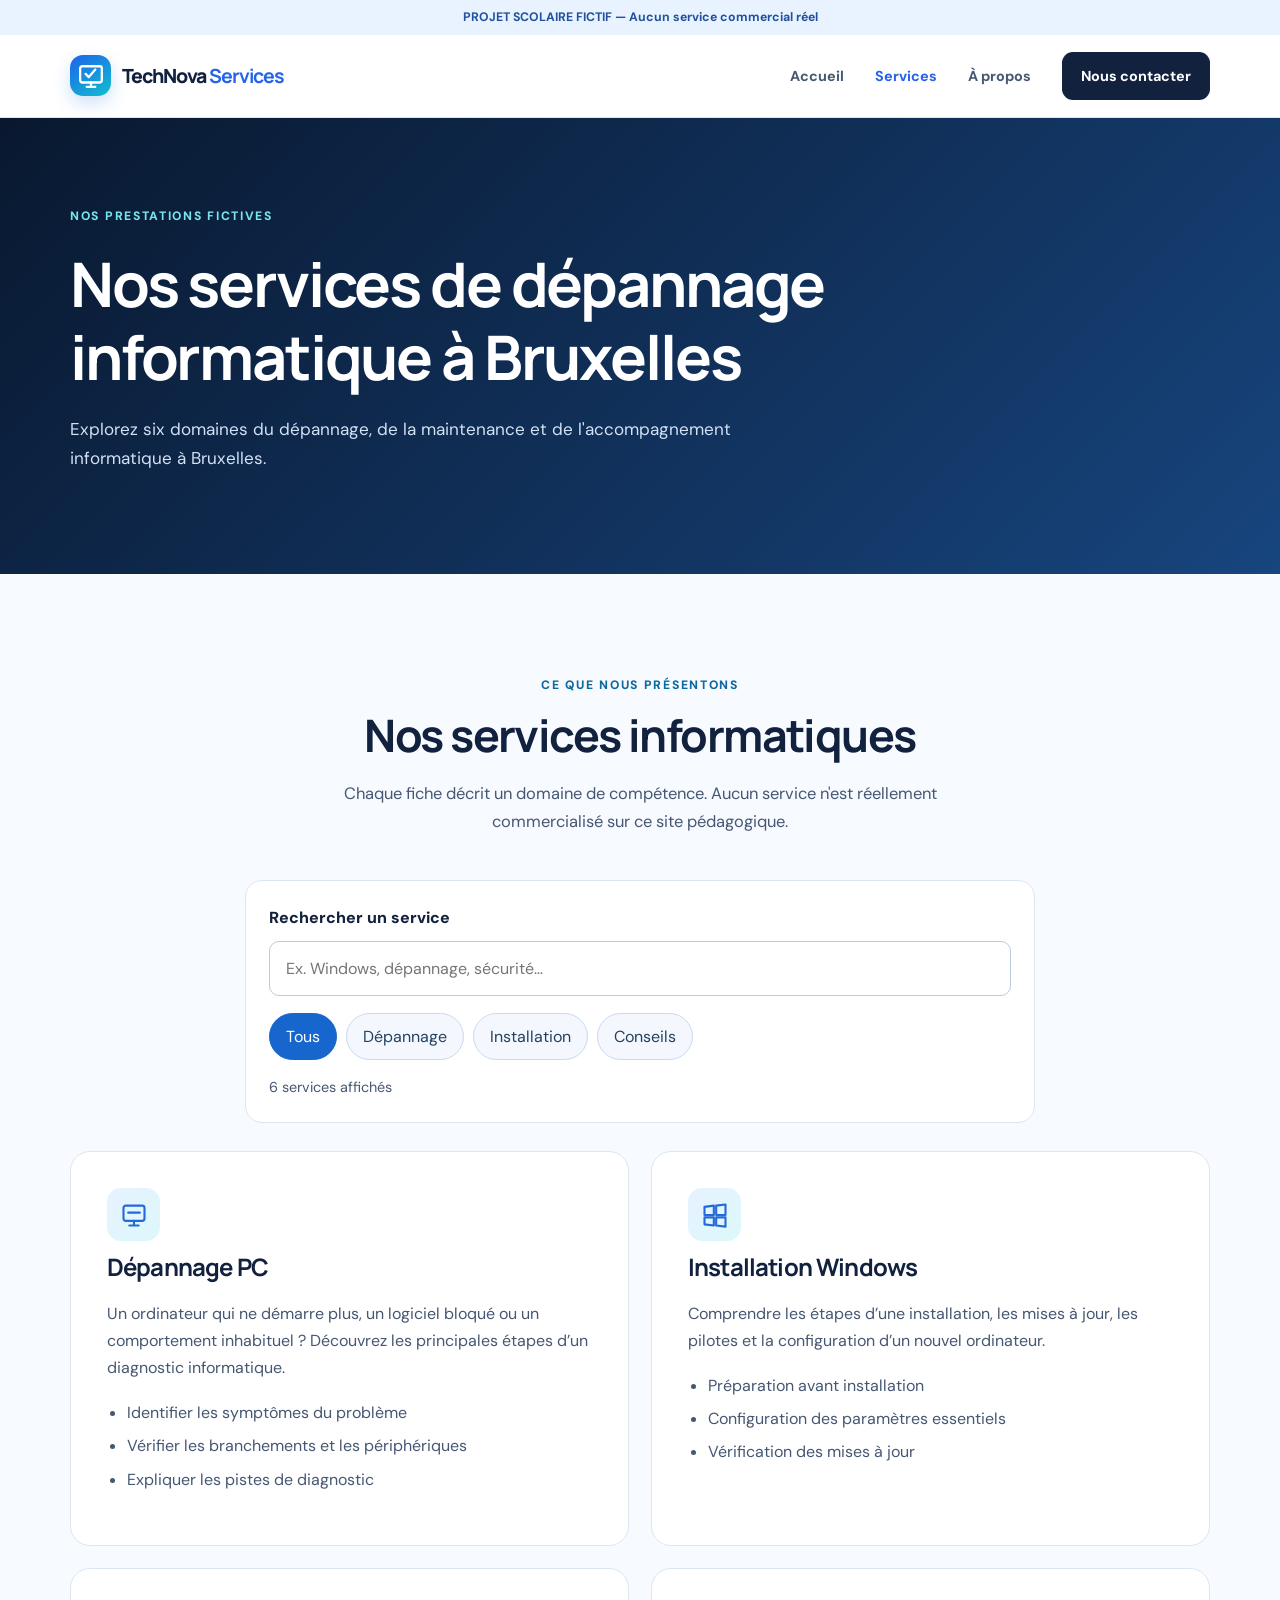
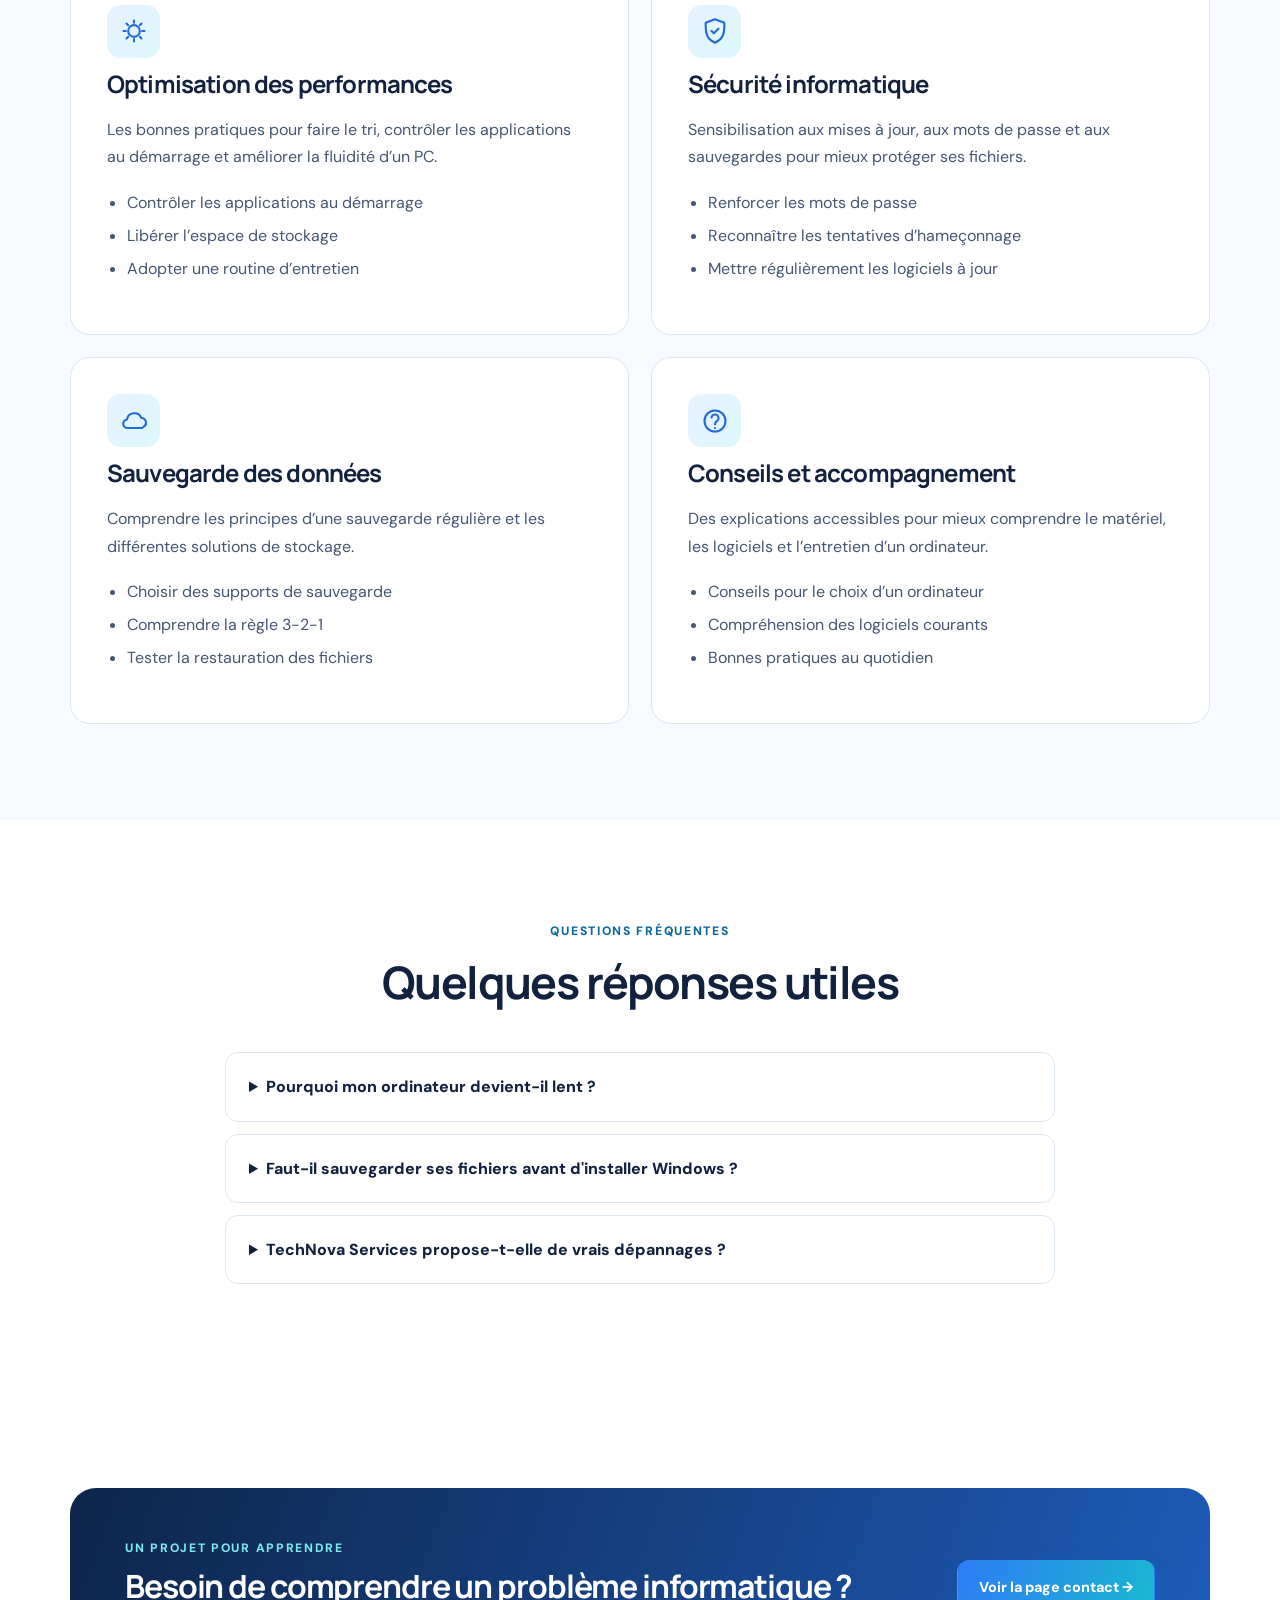
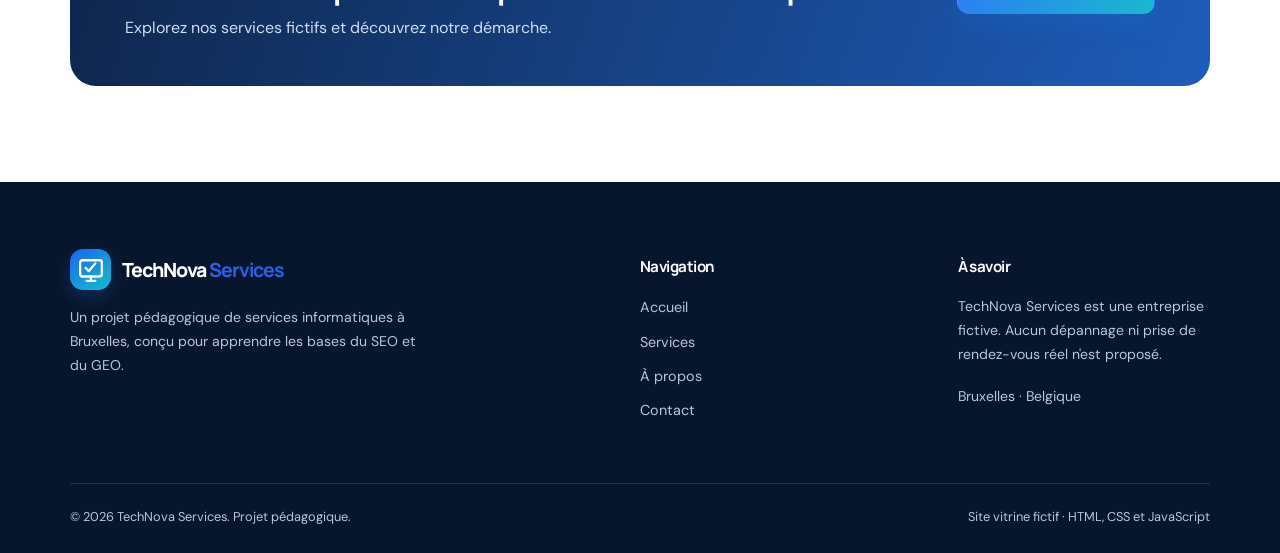
<file: services.html>
<!DOCTYPE html>

<html lang="fr-BE">
<head>
<meta charset="utf-8"/><meta content="width=device-width,initial-scale=1" name="viewport"/>
<title>Services informatiques à Bruxelles | TechNova Services</title>
<meta content="Explorez les services fictifs de TechNova Services à Bruxelles : réparation PC, installation Windows, optimisation, sécurité et sauvegarde." name="description"/>
<meta content="index,follow" name="robots"/>
<meta content="#09152d" name="theme-color"/>
<link href="assets/favicon.svg" rel="icon" type="image/svg+xml"/>
<link href="css/style.css" rel="stylesheet"/>

<link href="https://fluxxyxoff.github.io/technova-services/services.html" rel="canonical"/><meta content="website" property="og:type"/><meta content="fr_BE" property="og:locale"/><meta content="TechNova Services" property="og:site_name"/><meta content="Services informatiques à Bruxelles | TechNova Services" property="og:title"/><meta content="Explorez les services fictifs de TechNova Services à Bruxelles : réparation PC, installation Windows, optimisation, sécurité et sauvegarde." property="og:description"/><meta content="https://fluxxyxoff.github.io/technova-services/services.html" property="og:url"/><script type="application/ld+json">{
  "@context": "https://schema.org",
  "@graph": [
    {
      "@type": "Organization",
      "@id": "https://fluxxyxoff.github.io/technova-services/#organisation",
      "name": "TechNova Services",
      "url": "https://fluxxyxoff.github.io/technova-services/",
      "description": "Entreprise fictive de dépannage et maintenance informatique située dans le cadre d'un projet scolaire à Bruxelles (Belgique). Aucun service réel n'est proposé.",
      "logo": "https://fluxxyxoff.github.io/technova-services/assets/favicon.svg",
      "areaServed": {
        "@type": "City",
        "name": "Bruxelles",
        "address": {
          "@type": "PostalAddress",
          "addressLocality": "Bruxelles",
          "addressCountry": "BE"
        }
      },
      "knowsAbout": [
        "Dépannage informatique",
        "Maintenance PC",
        "Installation Windows",
        "Optimisation PC",
        "Sécurité informatique",
        "Sauvegardes"
      ]
    },
    {
      "@type": "WebSite",
      "@id": "https://fluxxyxoff.github.io/technova-services/#site",
      "name": "TechNova Services",
      "url": "https://fluxxyxoff.github.io/technova-services/",
      "inLanguage": "fr-BE",
      "publisher": {
        "@id": "https://fluxxyxoff.github.io/technova-services/#organisation"
      },
      "description": "Site vitrine pédagogique SEO et GEO d'une entreprise fictive d'assistance informatique à Bruxelles."
    },
    {
      "@type": "CollectionPage",
      "@id": "https://fluxxyxoff.github.io/technova-services/services.html#page",
      "url": "https://fluxxyxoff.github.io/technova-services/services.html",
      "name": "Services informatiques à Bruxelles | TechNova Services",
      "description": "Explorez les services fictifs de TechNova Services à Bruxelles : réparation PC, installation Windows, optimisation, sécurité et sauvegarde.",
      "inLanguage": "fr-BE",
      "isPartOf": {
        "@id": "https://fluxxyxoff.github.io/technova-services/#site"
      },
      "about": {
        "@id": "https://fluxxyxoff.github.io/technova-services/#organisation"
      }
    },
    {
      "@type": "ItemList",
      "@id": "https://fluxxyxoff.github.io/technova-services/services.html#services",
      "name": "Services informatiques fictifs présentés par TechNova Services",
      "itemListElement": [
        {
          "@type": "ListItem",
          "position": 1,
          "item": {
            "@type": "Service",
            "name": "Dépannage PC",
            "provider": {
              "@id": "https://fluxxyxoff.github.io/technova-services/#organisation"
            },
            "areaServed": {
              "@type": "City",
              "name": "Bruxelles"
            },
            "description": "Présentation pédagogique d'un service informatique fictif, non commercialisé."
          }
        },
        {
          "@type": "ListItem",
          "position": 2,
          "item": {
            "@type": "Service",
            "name": "Installation Windows",
            "provider": {
              "@id": "https://fluxxyxoff.github.io/technova-services/#organisation"
            },
            "areaServed": {
              "@type": "City",
              "name": "Bruxelles"
            },
            "description": "Présentation pédagogique d'un service informatique fictif, non commercialisé."
          }
        },
        {
          "@type": "ListItem",
          "position": 3,
          "item": {
            "@type": "Service",
            "name": "Optimisation des performances",
            "provider": {
              "@id": "https://fluxxyxoff.github.io/technova-services/#organisation"
            },
            "areaServed": {
              "@type": "City",
              "name": "Bruxelles"
            },
            "description": "Présentation pédagogique d'un service informatique fictif, non commercialisé."
          }
        },
        {
          "@type": "ListItem",
          "position": 4,
          "item": {
            "@type": "Service",
            "name": "Sécurité informatique",
            "provider": {
              "@id": "https://fluxxyxoff.github.io/technova-services/#organisation"
            },
            "areaServed": {
              "@type": "City",
              "name": "Bruxelles"
            },
            "description": "Présentation pédagogique d'un service informatique fictif, non commercialisé."
          }
        },
        {
          "@type": "ListItem",
          "position": 5,
          "item": {
            "@type": "Service",
            "name": "Sauvegarde des données",
            "provider": {
              "@id": "https://fluxxyxoff.github.io/technova-services/#organisation"
            },
            "areaServed": {
              "@type": "City",
              "name": "Bruxelles"
            },
            "description": "Présentation pédagogique d'un service informatique fictif, non commercialisé."
          }
        },
        {
          "@type": "ListItem",
          "position": 6,
          "item": {
            "@type": "Service",
            "name": "Conseils et accompagnement",
            "provider": {
              "@id": "https://fluxxyxoff.github.io/technova-services/#organisation"
            },
            "areaServed": {
              "@type": "City",
              "name": "Bruxelles"
            },
            "description": "Présentation pédagogique d'un service informatique fictif, non commercialisé."
          }
        }
      ]
    }
  ]
}</script></head>
<body>
<a class="skip-link" href="#contenu">Aller au contenu</a>
<div class="announcement">PROJET SCOLAIRE FICTIF — Aucun service commercial réel</div>
<header class="site-header"><div class="container nav-wrap"><a aria-label="TechNova Services, accueil" class="brand" href="index.html"><span class="brand-mark"><svg aria-hidden="true" fill="none" stroke="currentColor" stroke-linecap="round" stroke-linejoin="round" stroke-width="2.1" viewbox="0 0 24 24"><rect height="15" rx="2" width="20" x="2" y="3"></rect><path d="M8 22h8m-4-4v4m-5-12 3 3 6-7"></path></svg></span><span>TechNova <b>Services</b></span></a><button aria-controls="navigation" aria-expanded="false" class="menu-button" data-menu-toggle="" type="button">☰ Menu</button><nav aria-label="Navigation principale" class="nav-links" data-navigation="" id="navigation"><a class="" href="index.html">Accueil</a><a aria-current="page" class="active" href="services.html">Services</a><a class="" href="apropos.html">À propos</a><a class="nav-cta" href="contact.html">Nous contacter</a></nav></div></header>
<main id="contenu"><section class="page-hero"><div class="container"><span class="eyebrow">Nos prestations fictives</span><h1>Nos services de dépannage informatique à Bruxelles</h1><p>Explorez six domaines du dépannage, de la maintenance et de l'accompagnement informatique à Bruxelles.</p></div></section><section class="section"><div class="container"><div class="section-heading"><span class="eyebrow">Ce que nous présentons</span><h2>Nos services informatiques</h2><p>Chaque fiche décrit un domaine de compétence. Aucun service n'est réellement commercialisé sur ce site pédagogique.</p></div><div aria-label="Recherche et filtre de services" class="service-tools"><label for="service-search">Rechercher un service</label><input autocomplete="off" data-service-search="" id="service-search" placeholder="Ex. Windows, dépannage, sécurité…" type="search"/><div aria-label="Filtrer les services" class="service-filters" role="group"><button aria-pressed="true" class="filter-button is-active" data-filter="tous" type="button">Tous</button><button aria-pressed="false" class="filter-button" data-filter="depannage" type="button">Dépannage</button><button aria-pressed="false" class="filter-button" data-filter="installation" type="button">Installation</button><button aria-pressed="false" class="filter-button" data-filter="conseils" type="button">Conseils</button></div><p aria-live="polite" class="service-count" data-service-count="" role="status">6 services disponibles</p></div><div class="detail-grid" data-service-list=""><article class="detail-card" data-service-category="depannage"><span class="card-icon"><svg aria-hidden="true" viewbox="0 0 24 24"><rect height="13" rx="2" width="18" x="3" y="4"></rect><path d="M8 21h8M12 17v4M7 10h10"></path></svg></span><h2 style="font-size:1.5rem">Dépannage PC</h2><p>Un ordinateur qui ne démarre plus, un logiciel bloqué ou un comportement inhabituel ? Découvrez les principales étapes d’un diagnostic informatique.</p><ul><li>Identifier les symptômes du problème</li><li>Vérifier les branchements et les périphériques</li><li>Expliquer les pistes de diagnostic</li></ul></article><article class="detail-card" data-service-category="installation"><span class="card-icon"><svg aria-hidden="true" viewbox="0 0 24 24"><path d="m3 5 8-1v8H3zM13 4l8-1v9h-8zM3 14h8v7l-8-1zM13 14h8v8l-8-1z"></path></svg></span><h2 style="font-size:1.5rem">Installation Windows</h2><p>Comprendre les étapes d’une installation, les mises à jour, les pilotes et la configuration d’un nouvel ordinateur.</p><ul><li>Préparation avant installation</li><li>Configuration des paramètres essentiels</li><li>Vérification des mises à jour</li></ul></article><article class="detail-card" data-service-category="depannage"><span class="card-icon"><svg aria-hidden="true" viewbox="0 0 24 24"><path d="M12 3v2m0 14v2M3 12h2m14 0h2M5.6 5.6 7 7m10 10 1.4 1.4M18.4 5.6 17 7M7 17l-1.4 1.4"></path><circle cx="12" cy="12" r="5"></circle></svg></span><h2 style="font-size:1.5rem">Optimisation des performances</h2><p>Les bonnes pratiques pour faire le tri, contrôler les applications au démarrage et améliorer la fluidité d’un PC.</p><ul><li>Contrôler les applications au démarrage</li><li>Libérer l’espace de stockage</li><li>Adopter une routine d’entretien</li></ul></article><article class="detail-card" data-service-category="conseils"><span class="card-icon"><svg aria-hidden="true" viewbox="0 0 24 24"><path d="m12 22 0 0C5 19 4 14 4 8V5l8-3 8 3v3c0 6-1 11-8 14Z"></path><path d="m9 12 2 2 4-4"></path></svg></span><h2 style="font-size:1.5rem">Sécurité informatique</h2><p>Sensibilisation aux mises à jour, aux mots de passe et aux sauvegardes pour mieux protéger ses fichiers.</p><ul><li>Renforcer les mots de passe</li><li>Reconnaître les tentatives d’hameçonnage</li><li>Mettre régulièrement les logiciels à jour</li></ul></article><article class="detail-card" data-service-category="conseils"><span class="card-icon"><svg aria-hidden="true" viewbox="0 0 24 24"><path d="M20 17a4 4 0 0 0-1.7-7.6 6.5 6.5 0 0 0-12.4 1.3A3.5 3.5 0 0 0 7 18h12"></path></svg></span><h2 style="font-size:1.5rem">Sauvegarde des données</h2><p>Comprendre les principes d’une sauvegarde régulière et les différentes solutions de stockage.</p><ul><li>Choisir des supports de sauvegarde</li><li>Comprendre la règle 3-2-1</li><li>Tester la restauration des fichiers</li></ul></article><article class="detail-card" data-service-category="conseils"><span class="card-icon"><svg aria-hidden="true" viewbox="0 0 24 24"><circle cx="12" cy="12" r="9"></circle><path d="M9 9a3 3 0 0 1 6 1c0 2-3 2-3 5M12 18h.01"></path></svg></span><h2 style="font-size:1.5rem">Conseils et accompagnement</h2><p>Des explications accessibles pour mieux comprendre le matériel, les logiciels et l’entretien d’un ordinateur.</p><ul><li>Conseils pour le choix d’un ordinateur</li><li>Compréhension des logiciels courants</li><li>Bonnes pratiques au quotidien</li></ul></article></div><p class="service-empty" data-service-empty="" hidden="">Aucun service ne correspond à ta recherche. Essaie un autre terme.</p></div></section><section class="section section-white"><div class="container"><div class="faq"><div class="section-heading"><span class="eyebrow">Questions fréquentes</span><h2>Quelques réponses utiles</h2></div><details><summary>Pourquoi mon ordinateur devient-il lent ?</summary><p>Un stockage saturé, un grand nombre de programmes lancés au démarrage ou des mises à jour en attente peuvent contribuer à ralentir un ordinateur. Un diagnostic permet de distinguer les causes.</p></details><details><summary>Faut-il sauvegarder ses fichiers avant d'installer Windows ?</summary><p>Oui. Avant une réinstallation, il est essentiel de sauvegarder les fichiers importants sur un support fiable et de vérifier que la sauvegarde est lisible.</p></details><details><summary>TechNova Services propose-t-elle de vrais dépannages ?</summary><p>Non. TechNova Services est une entreprise fictive créée uniquement dans un cadre scolaire pour un exercice sur le référencement SEO et GEO.</p></details></div></div></section><section class="section section-white"><div class="container"><div class="cta-band"><div><span class="eyebrow" style="color:#7fe8ea">Un projet pour apprendre</span><h2>Besoin de comprendre un problème informatique ?</h2><p>Explorez nos services fictifs et découvrez notre démarche.</p></div><a class="button button-primary" href="contact.html">Voir la page contact →</a></div></div></section></main>
<footer class="site-footer"><div class="container"><div class="footer-grid"><div><a aria-label="TechNova Services, accueil" class="brand" href="index.html"><span class="brand-mark"><svg aria-hidden="true" fill="none" stroke="currentColor" stroke-linecap="round" stroke-linejoin="round" stroke-width="2.1" viewbox="0 0 24 24"><rect height="15" rx="2" width="20" x="2" y="3"></rect><path d="M8 22h8m-4-4v4m-5-12 3 3 6-7"></path></svg></span><span>TechNova <b>Services</b></span></a><p>Un projet pédagogique de services informatiques à Bruxelles, conçu pour apprendre les bases du SEO et du GEO.</p></div><div><h3>Navigation</h3><a href="index.html">Accueil</a><a href="services.html">Services</a><a href="apropos.html">À propos</a><a href="contact.html">Contact</a></div><div><h3>À savoir</h3><p>TechNova Services est une entreprise fictive. Aucun dépannage ni prise de rendez-vous réel n'est proposé.</p><p>Bruxelles · Belgique</p></div></div><div class="footer-bottom"><span>© 2026 TechNova Services. Projet pédagogique.</span><span>Site vitrine fictif · HTML, CSS et JavaScript</span></div></div></footer>
<script defer="" src="js/main.js"></script>
</body></html>
</file>
<file: css/style.css>
@import url('https://fonts.googleapis.com/css2?family=DM+Sans:wght@400;500;600;700&family=Manrope:wght@400;500;600;700;800&display=swap');
:root{--navy:#09152d;--ink:#11213e;--text:#465773;--blue:#2563eb;--cyan:#18c6d8;--sky:#e8f4ff;--line:#dce6f1;--bg:#f7faff;--white:#fff;--radius:18px;--shadow:0 18px 45px rgba(16,40,82,.075)}
*{box-sizing:border-box}html{scroll-behavior:smooth}body{margin:0;color:var(--ink);background:var(--bg);font:16px/1.7 'DM Sans',Arial,sans-serif}h1,h2,h3,h4{font-family:Manrope,Arial,sans-serif;line-height:1.18;letter-spacing:-.035em}h1{font-size:clamp(2.6rem,5.3vw,5rem);margin:20px 0 22px}h2{font-size:clamp(1.9rem,3.5vw,2.8rem);margin:12px 0 18px}h3{font-size:1.2rem;margin:16px 0 8px}p{margin:0 0 18px}a{color:inherit}button,input,textarea,select{font:inherit}.container{width:min(1140px,calc(100% - 44px));margin-inline:auto}.announcement{background:#e8f3ff;color:#21519c;text-align:center;font-size:.77rem;font-weight:700;padding:7px 12px}.site-header{background:rgba(255,255,255,.98);border-bottom:1px solid var(--line);position:sticky;top:0;z-index:30}.nav-wrap{height:82px;display:flex;align-items:center;justify-content:space-between;gap:25px}.brand{font:800 1.22rem Manrope,Arial,sans-serif;text-decoration:none;display:flex;align-items:center;gap:11px;letter-spacing:-.05em}.brand b{color:var(--blue)}.brand-mark{display:grid;place-items:center;width:41px;height:41px;border-radius:13px;background:linear-gradient(145deg,#1c65ea,#12becf);color:white;box-shadow:0 7px 17px #2575df38}.brand-mark svg{width:26px}.nav-links{display:flex;align-items:center;gap:31px}.nav-links a{font-size:.9rem;font-weight:700;text-decoration:none;color:#465873}.nav-links a:hover,.nav-links a.active{color:var(--blue)}.nav-links .nav-cta{border-radius:11px;background:var(--ink);color:white;padding:12px 19px}.nav-links .nav-cta:hover{background:var(--blue);color:white}.menu-button{display:none;border:1px solid var(--line);background:#fff;border-radius:9px;padding:9px 12px;font-weight:700}.hero{position:relative;overflow:hidden;background:radial-gradient(circle at 88% 22%,#28487c 0%,transparent 35%),linear-gradient(130deg,#071630,#122b52);color:white;padding:99px 0 105px}.hero:after{content:'';position:absolute;width:500px;height:500px;right:-150px;bottom:-370px;background:#21cfda18;border:1px solid #8bdffb22;border-radius:50%}.hero-grid{display:grid;grid-template-columns:1.02fr .98fr;gap:62px;align-items:center;position:relative;z-index:1}.eyebrow{display:inline-flex;align-items:center;gap:8px;color:#0c689e;letter-spacing:.14em;text-transform:uppercase;font-weight:800;font-size:.76rem}.hero .eyebrow{color:#75e5ec}.pill-dot{height:7px;width:7px;background:var(--cyan);border-radius:50%;box-shadow:0 0 0 4px #18c6d81d}.hero p{max-width:550px;color:#c6d3e8;font-size:1.1rem;line-height:1.8}.accent{color:#52dce7}.buttons{display:flex;gap:12px;flex-wrap:wrap;margin-top:29px}.button{display:inline-flex;justify-content:center;align-items:center;gap:8px;padding:14px 21px;border-radius:12px;text-decoration:none;font-weight:800;font-size:.9rem;transition:.2s;border:1px solid transparent;cursor:pointer}.button-primary{background:linear-gradient(110deg,#2d7cf5,#1ab8cf);color:#fff;box-shadow:0 12px 24px #127dec2e}.button-primary:hover{filter:brightness(1.08);transform:translateY(-2px)}.button-outline{color:white;border-color:#8fa6c35c}.button-outline:hover{background:#ffffff12}.button-ghost{color:var(--blue);background:#eaf2ff}.hero-notes{display:flex;gap:22px;flex-wrap:wrap;color:#b5c5dc;font-size:.82rem;margin-top:35px}.hero-notes span:before{content:'✓';color:#53e7df;margin-right:8px}.dashboard{background:#fbfdff;border:1px solid #a9cdf73f;padding:16px;border-radius:23px;box-shadow:0 35px 70px #02081770;transform:rotate(1.5deg)}.dash-top{display:flex;align-items:center;justify-content:space-between;padding:6px 9px 18px;color:#546782;font-size:.75rem;font-weight:700}.dots{display:flex;gap:5px}.dots i{width:8px;height:8px;background:#d5deec;border-radius:50%}.dash-panel{background:#f1f6fc;border-radius:15px;padding:23px}.dash-chip{display:inline-block;background:#ddf8f7;color:#138d94;padding:5px 10px;border-radius:20px;font-size:.68rem;font-weight:800}.dash-panel h3{font-size:1.45rem;margin:15px 0 7px}.dash-panel p{color:#596d86;font-size:.83rem}.dash-grid{display:grid;grid-template-columns:1fr 1fr;gap:10px;margin-top:22px}.dash-card{background:white;border:1px solid #e1eaf5;border-radius:12px;padding:17px 13px;min-height:112px}.dash-card .symbol{font-size:1.4rem;line-height:1}.dash-card strong{display:block;color:#203655;font-size:.87rem;margin-top:10px}.dash-card small{display:block;color:#7789a4}.dash-bottom{display:flex;gap:8px;align-items:center;margin-top:13px;padding:13px;background:#fff;border:1px solid #e1eaf5;border-radius:12px;font-size:.77rem;font-weight:700;color:#536b83}.signal{background:#d9fbeb;color:#16815b;border-radius:8px;padding:5px 8px}.section{padding:96px 0}.section-white{background:white}.section-heading{max-width:690px;margin:0 auto 44px;text-align:center}.section-heading p{color:var(--text);font-size:1.03rem}.cards{display:grid;grid-template-columns:repeat(3,1fr);gap:20px}.card{padding:30px;background:white;border:1px solid var(--line);border-radius:var(--radius);box-shadow:var(--shadow)}.card:hover{border-color:#bad8ff}.card p{color:var(--text);font-size:.92rem}.card-icon{width:53px;height:53px;display:grid;place-items:center;border-radius:14px;background:linear-gradient(135deg,#e7f2ff,#dcf8fb);color:#2468d9}.card-icon svg{width:28px;height:28px;stroke:currentColor;fill:none;stroke-width:1.8;stroke-linecap:round;stroke-linejoin:round}.text-link{display:inline-flex;align-items:center;gap:5px;text-decoration:none;color:var(--blue);font-size:.9rem;font-weight:800;margin-top:7px}.text-link:hover{text-decoration:underline}.split{display:grid;grid-template-columns:1fr 1fr;gap:70px;align-items:center}.split p{color:var(--text)}.check-list{list-style:none;padding:0;margin:25px 0}.check-list li{padding:8px 0 8px 30px;position:relative}.check-list li:before{content:'✓';display:grid;place-items:center;position:absolute;left:0;top:10px;background:#d9f8f3;color:#087d77;border-radius:50%;width:20px;height:20px;font-size:.75rem;font-weight:800}.feature-visual{border-radius:24px;background:linear-gradient(145deg,#e4f2ff,#eff6fc);padding:42px;min-height:360px;display:grid;place-items:center;position:relative;overflow:hidden}.feature-visual:before{content:'';position:absolute;width:220px;height:220px;border:2px solid #bfdefa;border-radius:50%;top:-100px;right:-80px}.device{position:relative;width:100%;max-width:340px;background:#132846;border-radius:19px;padding:11px 11px 22px;box-shadow:0 25px 45px #224e7442}.device-screen{background:#fafdff;border-radius:10px;min-height:200px;padding:20px}.device-screen .bar{background:#dde9f6;border-radius:8px;height:9px;margin-bottom:11px;width:65%}.device-screen .bar.short{width:38%;background:#70dce6}.device-screen .blocks{display:flex;gap:8px;margin-top:27px}.device-screen .blocks i{background:#e4effd;border-radius:9px;height:73px;flex:1}.device-screen .blocks i:nth-child(2){background:#a5e7ee}.device:after{content:'';position:absolute;bottom:-12px;left:24%;width:52%;height:13px;background:#adc1d8;border-radius:0 0 14px 14px}.steps{display:grid;grid-template-columns:repeat(3,1fr);gap:22px}.step{padding:27px;border:1px solid var(--line);background:#fff;border-radius:var(--radius)}.step-number{font:800 1.1rem Manrope;color:var(--blue)}.step p{color:var(--text);font-size:.94rem}.cta-band{background:linear-gradient(110deg,#0e254a,#1e5cba);border-radius:26px;padding:45px 55px;color:white;display:flex;align-items:center;justify-content:space-between;gap:40px}.cta-band h2{margin:8px 0;font-size:2rem}.cta-band p{color:#cfdef1;margin-bottom:0}.page-hero{background:linear-gradient(135deg,#09182f,#17457e);color:white;padding:83px 0}.page-hero h1{font-size:clamp(2.6rem,4.8vw,4rem);max-width:790px}.page-hero p{color:#d2e1f4;max-width:680px;font-size:1.07rem}.page-hero .eyebrow{color:#78e5ed}.detail-grid{display:grid;grid-template-columns:repeat(2,1fr);gap:22px}.detail-card{background:white;padding:36px;border:1px solid var(--line);border-radius:20px}.detail-card p{color:var(--text)}.detail-card ul{padding-left:20px;color:var(--text)}.detail-card li{margin:6px 0}.banner-note{border:1px solid #b8e2f4;background:#edfaff;border-radius:15px;padding:18px 22px;color:#1a5f83;font-size:.9rem}.values{display:grid;grid-template-columns:repeat(3,1fr);gap:18px}.value{border-top:3px solid var(--cyan);padding:24px;background:white;border-radius:0 0 15px 15px}.value p{color:var(--text)}.contact-grid{display:grid;grid-template-columns:.8fr 1.2fr;gap:35px}.contact-panel{background:#112b50;border-radius:22px;color:white;padding:36px}.contact-panel p{color:#d5e4f3}.contact-line{padding:16px 0;border-bottom:1px solid #ffffff28}.contact-line strong{display:block;color:#8de7ef;font-size:.83rem;text-transform:uppercase;letter-spacing:.07em}.contact-line span{display:block;margin-top:5px}.form-panel{padding:36px;border:1px solid var(--line);border-radius:22px;background:white}.field{display:block;margin-bottom:16px;font-weight:700;font-size:.9rem}.field input,.field textarea,.field select{display:block;margin-top:7px;width:100%;border:1px solid #cfdcea;background:white;border-radius:10px;padding:13px 14px;color:var(--ink);outline-offset:2px}.field textarea{resize:vertical;min-height:120px}.form-status{padding-top:15px;color:#176d86;font-size:.9rem}.faq{max-width:830px;margin:auto}.faq details{border:1px solid var(--line);border-radius:13px;margin-bottom:12px;padding:20px 23px;background:white}.faq summary{font-weight:800;cursor:pointer}.faq details p{margin:14px 0 0;color:var(--text)}.site-footer{background:#08162d;color:#b6c7df;padding:67px 0 25px}.footer-grid{display:grid;grid-template-columns:2fr 1fr 1fr;gap:65px}.site-footer .brand{color:#fff;margin-bottom:16px}.site-footer p{max-width:350px;font-size:.88rem}.site-footer h3{font-size:.95rem;color:white;margin:9px 0 19px}.site-footer a:not(.brand){color:#b6c7df;display:block;text-decoration:none;margin:10px 0;font-size:.9rem}.site-footer a:hover{color:#6fe2eb}.footer-bottom{border-top:1px solid #ffffff1d;margin-top:50px;padding-top:22px;display:flex;justify-content:space-between;gap:15px;font-size:.8rem}.skip-link{position:absolute;left:-999px;top:10px;background:#fff;color:#000;padding:8px;z-index:100}.skip-link:focus{left:10px}a:focus-visible,button:focus-visible{outline:3px solid #30bedb;outline-offset:3px}@media(max-width:900px){.hero-grid{grid-template-columns:1fr;gap:50px}.dashboard{max-width:570px;margin:auto}.split{gap:35px}.nav-links{gap:16px}.footer-grid{gap:25px}}@media(max-width:700px){.container{width:min(100% - 32px,1140px)}.nav-wrap{height:70px}.menu-button{display:block}.nav-links{display:none;position:absolute;top:100%;left:0;right:0;background:#fff;padding:22px 18px;border-bottom:1px solid var(--line);box-shadow:var(--shadow);flex-direction:column;align-items:stretch;gap:18px}.nav-links.is-open{display:flex}.nav-links .nav-cta{text-align:center}.hero{padding:67px 0 75px}.dashboard{transform:none}.section{padding:67px 0}.cards,.steps,.values,.detail-grid,.split,.contact-grid,.footer-grid{grid-template-columns:1fr}.section-heading{margin-bottom:28px}.feature-visual{min-height:290px}.cta-band{padding:32px;flex-direction:column;align-items:flex-start}.page-hero{padding:62px 0}.footer-bottom{flex-direction:column}.brand{font-size:1.05rem}}

/* Interactions JavaScript : filtres et recherche des services */
.service-tools{max-width:790px;margin:0 auto 28px;padding:23px;background:white;border:1px solid var(--line);border-radius:17px}
.service-tools label{display:block;font-weight:800;margin-bottom:9px}
.service-tools input{display:block;width:100%;padding:13px 16px;border:1px solid #b9cde1;border-radius:10px;font:inherit}
.service-tools input:focus-visible,.filter-button:focus-visible{outline:3px solid #30bedb;outline-offset:2px}
.service-filters{display:flex;gap:9px;flex-wrap:wrap;margin-top:17px}
.filter-button{border:1px solid #c9daed;background:#f4f8fe;color:#23415f;border-radius:30px;padding:9px 16px;font:700 .85rem inherit;cursor:pointer}
.filter-button:hover{border-color:#3284e8}
.filter-button.is-active{background:#1766ce;border-color:#1766ce;color:white}
.service-count,.service-empty{color:var(--text);font-size:.9rem;margin:15px 0 0}
.service-empty{text-align:center;padding:22px}
.field-counter{display:block;text-align:right;font-weight:400;color:var(--text);margin-top:5px}
[hidden]{display:none!important}
</file>
